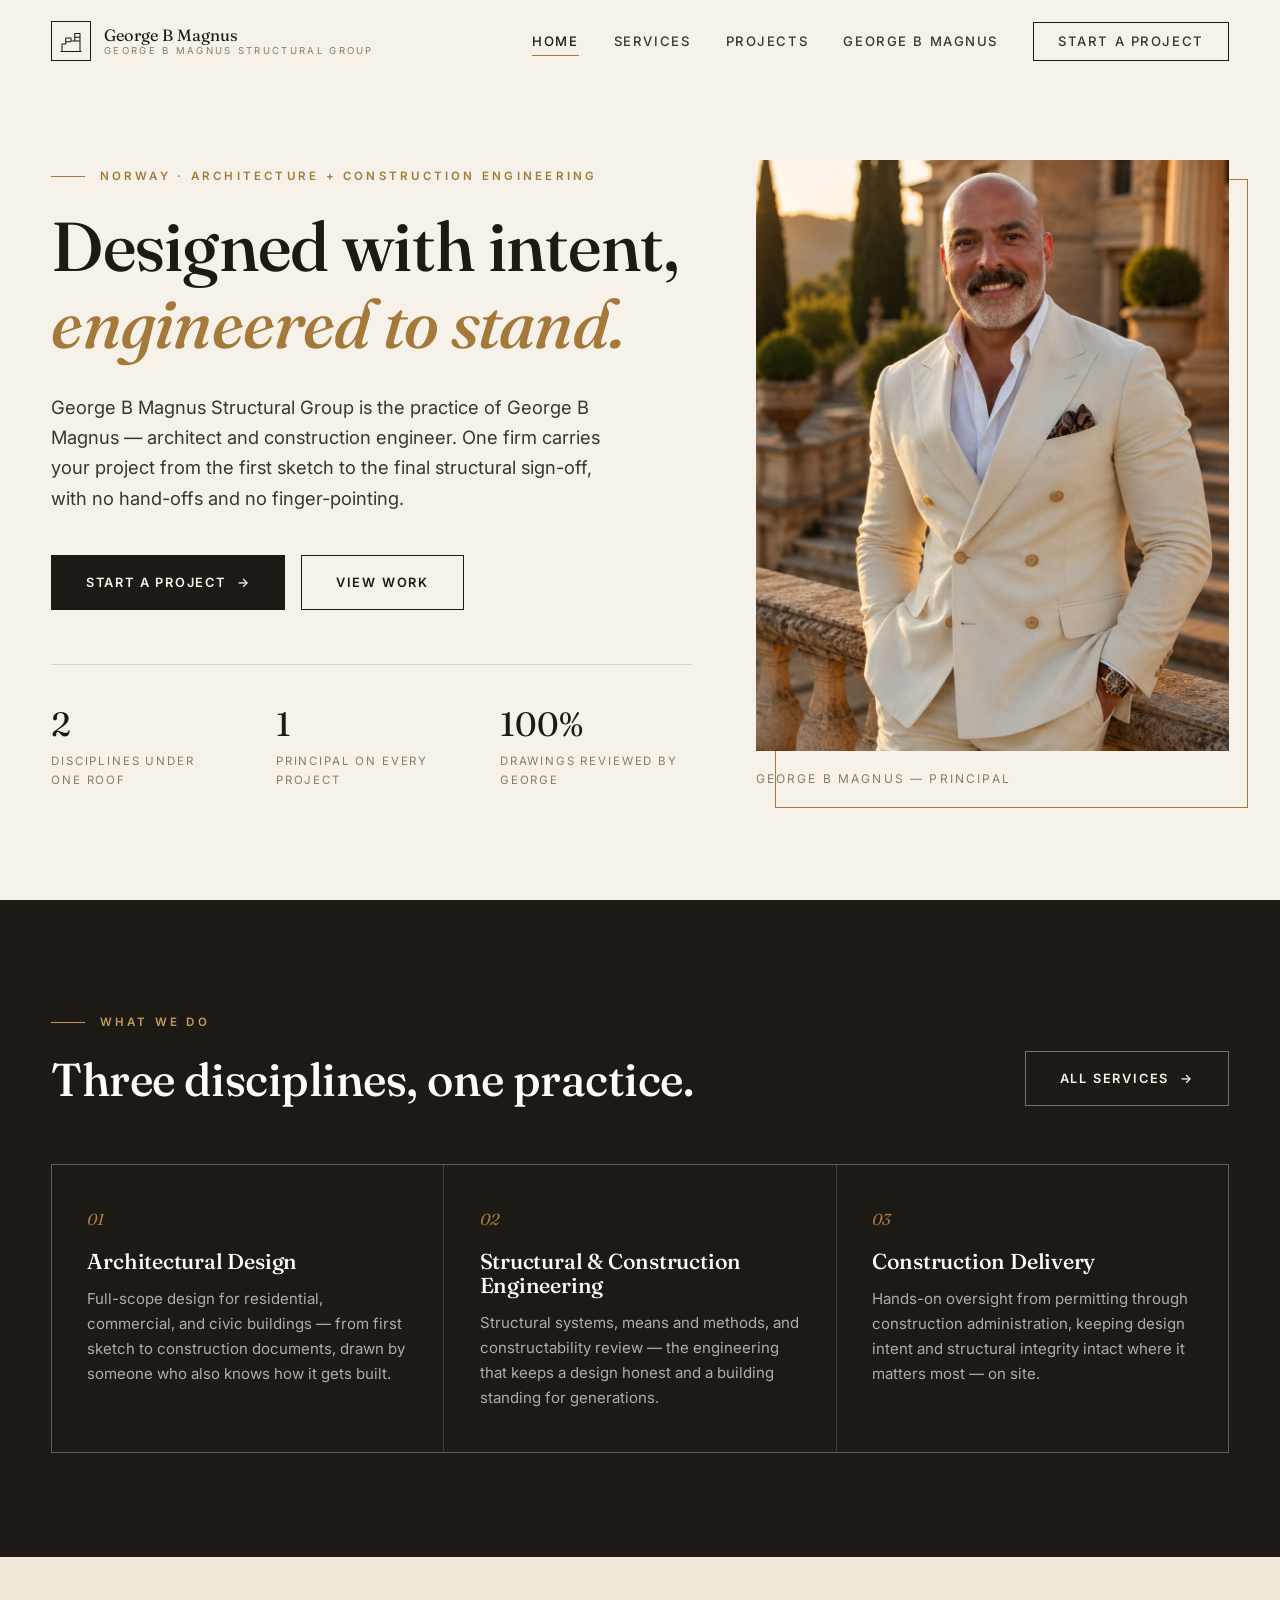
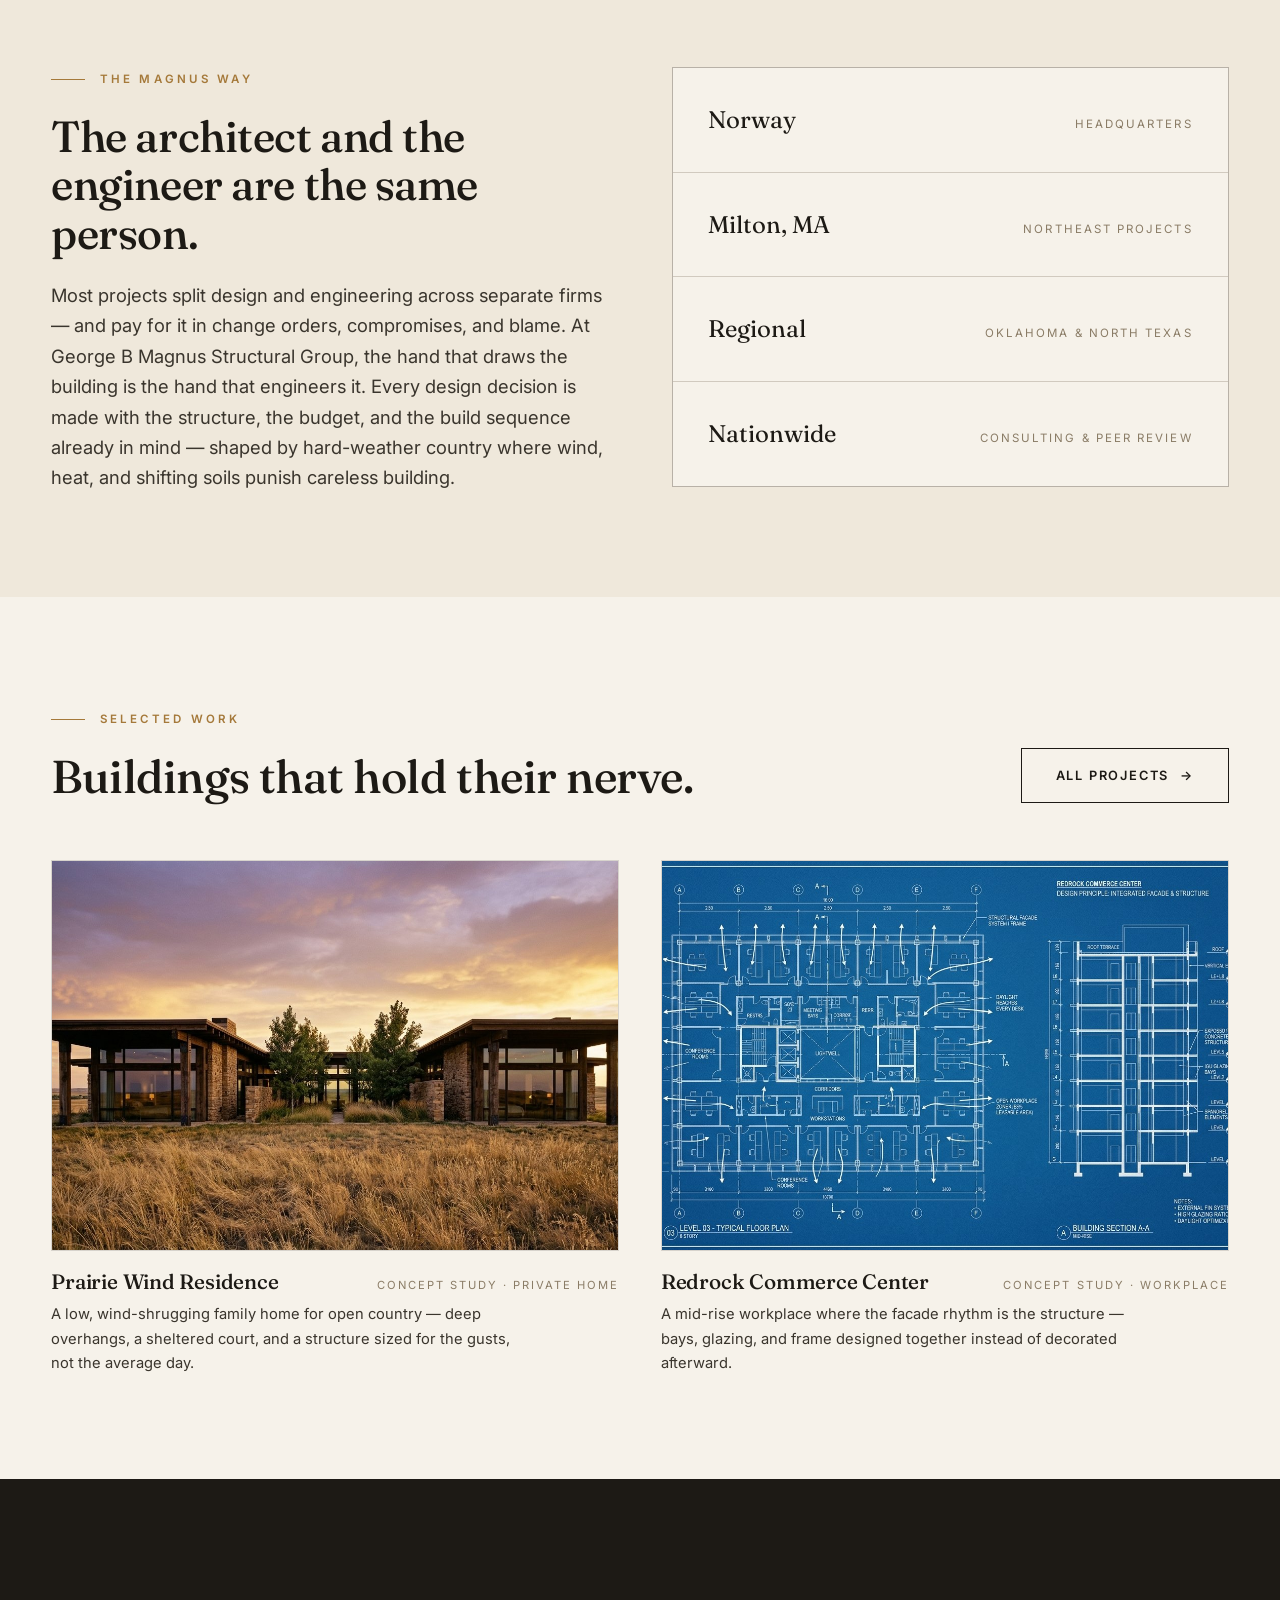
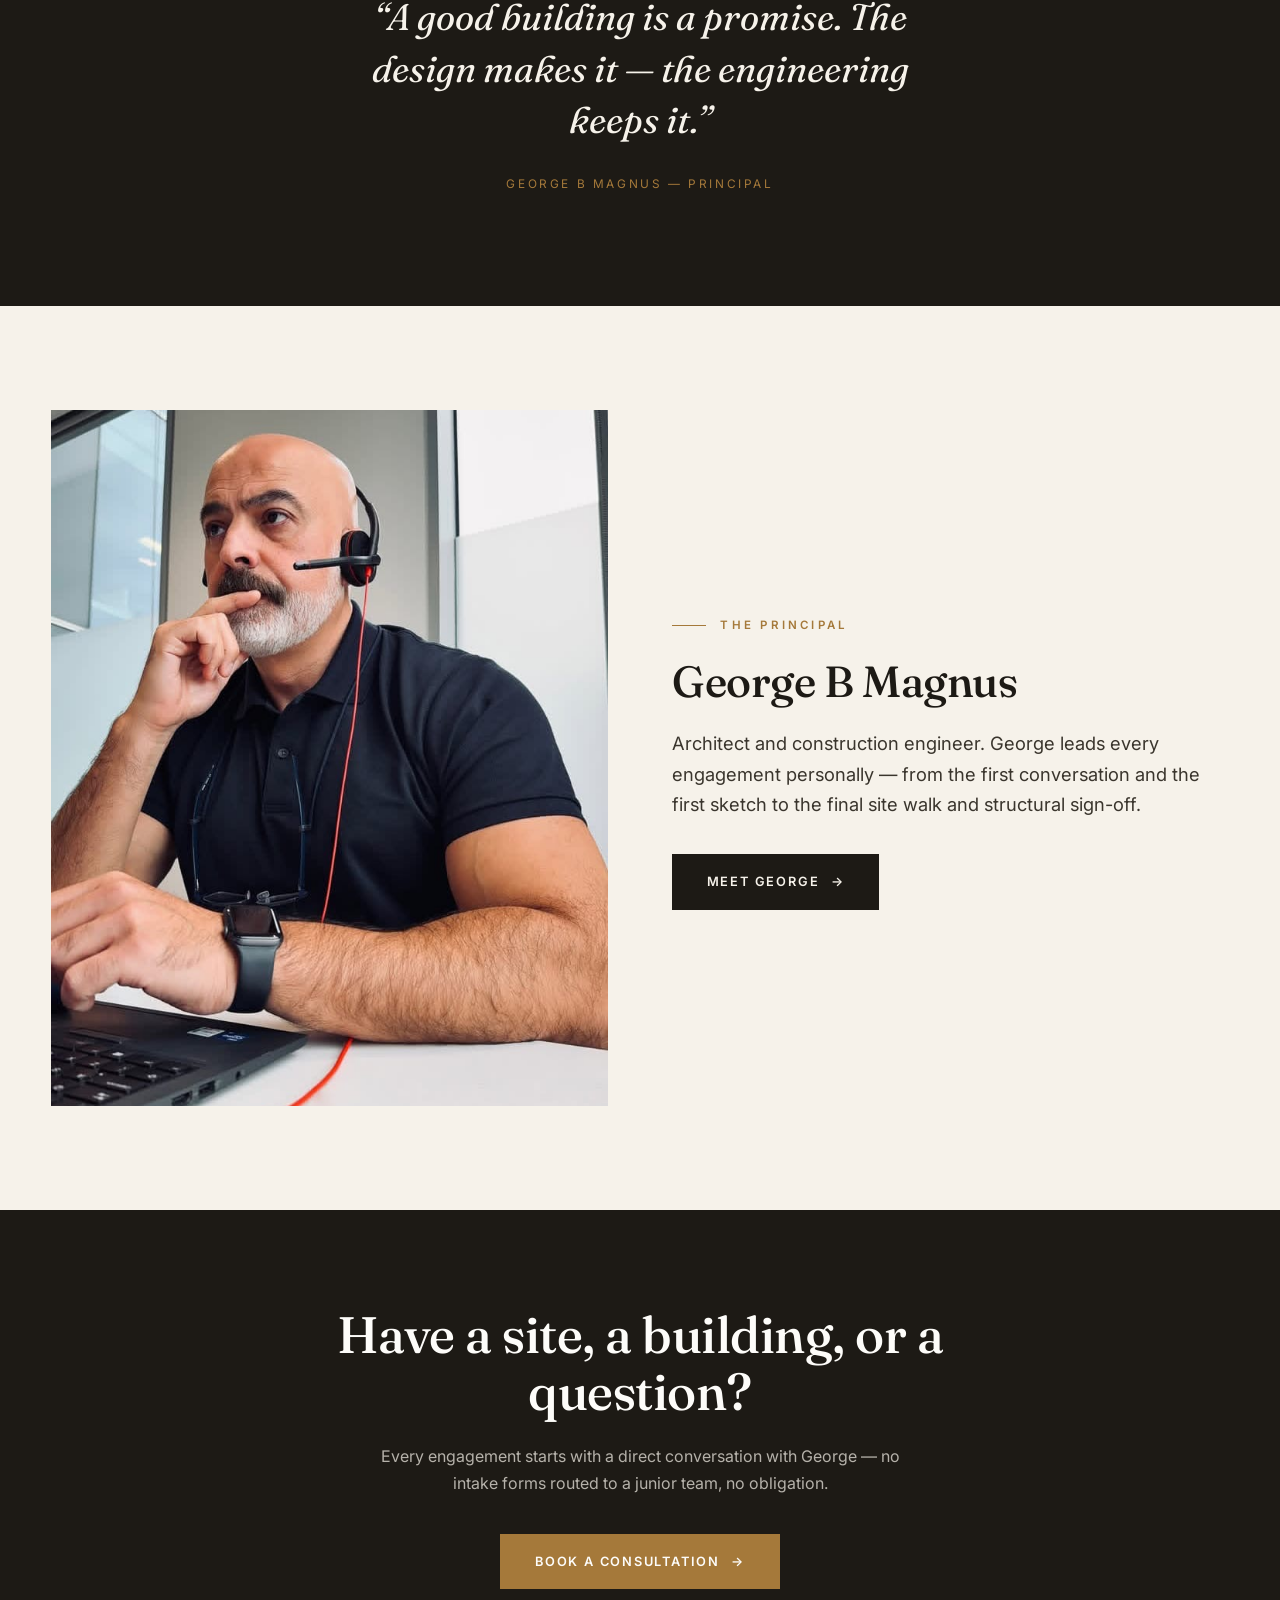
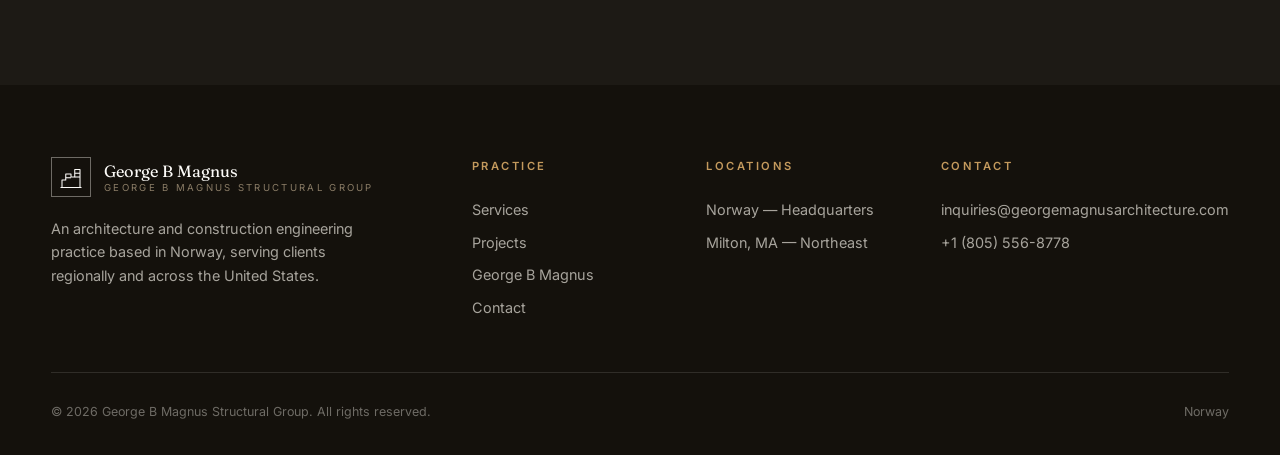
<file: index.html>
<!DOCTYPE html>
<html lang="en">
<head>
  <meta charset="UTF-8" />
  <meta name="viewport" content="width=device-width, initial-scale=1.0" />
  <title>George B Magnus Structural Group — Architecture &amp; Construction Engineering</title>
  <meta name="description" content="George B Magnus Structural Group is the practice of George B Magnus, architect and construction engineer — architectural design, structural engineering, and construction delivery from Lawton, Oklahoma." />
  <link rel="preconnect" href="https://fonts.googleapis.com" />
  <link rel="preconnect" href="https://fonts.gstatic.com" crossorigin />
  <link href="https://fonts.googleapis.com/css2?family=Fraunces:ital,wght@0,400;0,500;0,600;1,400;1,500&family=Inter:wght@400;500;600&display=swap" rel="stylesheet" />
  <link rel="stylesheet" href="css/style.css" />
  <link rel="icon" href="data:image/svg+xml,<svg xmlns='http://www.w3.org/2000/svg' viewBox='0 0 40 40'><rect width='40' height='40' fill='%231d1a15'/><g fill='none' stroke='%23f6f2ea' stroke-width='2.2' stroke-linejoin='round'><path d='M8 32 V22 H14 V14 H21 V19 H26 V9 H33 V32'/><line x1='6' y1='32' x2='34' y2='32'/></g></svg>" />
</head>
<body>

  <header class="site-header">
    <div class="container nav">
      <a href="index.html" class="brand">
        <span class="brand-mark"><svg viewBox="0 0 40 40" width="30" height="30" fill="none" stroke="currentColor" stroke-width="1.4" stroke-linejoin="round" aria-hidden="true"><path d="M8 34 V24 H13 V16 H20 V20 H25 V10 H32 V34"/><line x1="6" y1="34" x2="34" y2="34"/><line x1="25" y1="15" x2="32" y2="15"/><line x1="25" y1="20" x2="32" y2="20"/><line x1="13" y1="21" x2="20" y2="21"/></svg></span>
        <span class="brand-name"><span data-owner-name>George B Magnus</span><small>George B Magnus Structural Group</small></span>
      </a>
      <button class="nav-toggle" aria-label="Toggle navigation" aria-expanded="false">
        <span></span><span></span><span></span>
      </button>
      <ul class="nav-links">
        <li><a href="index.html" class="active">Home</a></li>
        <li><a href="services.html">Services</a></li>
        <li><a href="projects.html">Projects</a></li>
        <li><a href="george-magnus.html"><span data-owner-name>George B Magnus</span></a></li>
        <li><a href="contact.html" class="nav-cta">Start a Project</a></li>
      </ul>
    </div>
  </header>

  <main>

    <!-- Hero -->
    <section class="hero">
      <div class="container hero-grid">
        <div>
          <span class="eyebrow">Norway · Architecture + Construction Engineering</span>
          <h1>Designed with intent, <em>engineered to stand.</em></h1>
          <p class="lead">George B Magnus Structural Group is the practice of George B Magnus — architect and construction engineer. One firm carries your project from the first sketch to the final structural sign-off, with no hand-offs and no finger-pointing.</p>
          <div class="btn-row">
            <a class="btn" href="contact.html">Start a Project <span class="arrow">→</span></a>
            <a class="btn ghost" href="projects.html">View Work</a>
          </div>
          <div class="hero-stats">
            <div class="stat"><div class="num">2</div><div class="label">Disciplines Under One Roof</div></div>
            <div class="stat"><div class="num">1</div><div class="label">Principal on Every Project</div></div>
            <div class="stat"><div class="num">100%</div><div class="label">Drawings Reviewed by George</div></div>
          </div>
        </div>
        <figure class="hero-figure frame reveal">
          <!-- PLACEHOLDER PHOTO: stock/demo image. Replace with a client-provided photo of George B Magnus via the admin panel before launch. -->
          <img data-photo="portrait" src="assets/images/owner-portrait.jpeg" alt="Placeholder portrait — to be replaced with a photo of George B Magnus" />
          <figcaption class="hero-caption"><span data-owner-name>George B Magnus</span> — Principal</figcaption>
        </figure>
      </div>
    </section>

    <!-- Services overview -->
    <section class="dark">
      <div class="container">
        <div class="section-head reveal">
          <div>
            <span class="eyebrow">What We Do</span>
            <h2>Three disciplines, one practice.</h2>
          </div>
          <a class="btn ghost" href="services.html" style="border-color: rgba(246,242,234,0.4); color: var(--cream);">All Services <span class="arrow">→</span></a>
        </div>
        <div class="services-grid">
          <article class="service-card reveal">
            <span class="num">01</span>
            <h3>Architectural Design</h3>
            <p>Full-scope design for residential, commercial, and civic buildings — from first sketch to construction documents, drawn by someone who also knows how it gets built.</p>
          </article>
          <article class="service-card reveal">
            <span class="num">02</span>
            <h3>Structural &amp; Construction Engineering</h3>
            <p>Structural systems, means and methods, and constructability review — the engineering that keeps a design honest and a building standing for generations.</p>
          </article>
          <article class="service-card reveal">
            <span class="num">03</span>
            <h3>Construction Delivery</h3>
            <p>Hands-on oversight from permitting through construction administration, keeping design intent and structural integrity intact where it matters most — on site.</p>
          </article>
        </div>
      </div>
    </section>

    <!-- One firm, both disciplines -->
    <section class="heritage">
      <div class="container heritage-grid">
        <div class="reveal">
          <span class="eyebrow">The Magnus Way</span>
          <h2 style="font-size: clamp(2rem, 3.4vw, 2.8rem); margin-bottom: 1.4rem;">The architect and the engineer are the same person.</h2>
          <p class="lead" style="max-width: 54ch;">Most projects split design and engineering across separate firms — and pay for it in change orders, compromises, and blame. At George B Magnus Structural Group, the hand that draws the building is the hand that engineers it. Every design decision is made with the structure, the budget, and the build sequence already in mind — shaped by hard-weather country where wind, heat, and shifting soils punish careless building.</p>
        </div>
        <div class="heritage-cities reveal">
          <div class="city-card"><span class="city">Norway</span><span class="role">Headquarters</span></div>
          <div class="city-card"><span class="city">Milton, MA</span><span class="role">Northeast Projects</span></div>
          <div class="city-card"><span class="city">Regional</span><span class="role">Oklahoma &amp; North Texas</span></div>
          <div class="city-card"><span class="city">Nationwide</span><span class="role">Consulting &amp; Peer Review</span></div>
        </div>
      </div>
    </section>

    <!-- Featured projects -->
    <section>
      <div class="container">
        <div class="section-head reveal">
          <div>
            <span class="eyebrow">Selected Work</span>
            <h2>Buildings that hold their nerve.</h2>
          </div>
          <a class="btn ghost" href="projects.html">All Projects <span class="arrow">→</span></a>
        </div>
        <!-- PLACEHOLDER PROJECTS: illustrative concept cards for the demo. Replace with the client's real portfolio and photography before launch. -->
        <div class="projects-grid">
          <a class="project-card reveal" href="projects.html">
            <div class="project-art">
              <img src="assets/images/projects/prairie-wind-residence.jpg" alt="Concept visualization of the Prairie Wind Residence — a timber and stone home in open grassland at sunset" loading="lazy" />
            </div>
            <div class="project-meta"><h3>Prairie Wind Residence</h3><span class="tag">Concept Study · Private Home</span></div>
            <p class="project-desc">A low, wind-shrugging family home for open country — deep overhangs, a sheltered court, and a structure sized for the gusts, not the average day.</p>
          </a>
          <a class="project-card reveal" href="projects.html">
            <div class="project-art">
              <img src="assets/images/projects/redrock-commerce-center.jpg" alt="Architectural blueprint of the Redrock Commerce Center — typical floor plan and building section showing an integrated facade and structure with daylight optimization" loading="lazy" />
            </div>
            <div class="project-meta"><h3>Redrock Commerce Center</h3><span class="tag">Concept Study · Workplace</span></div>
            <p class="project-desc">A mid-rise workplace where the facade rhythm is the structure — bays, glazing, and frame designed together instead of decorated afterward.</p>
          </a>
        </div>
      </div>
    </section>

    <!-- Statement -->
    <section class="statement dark">
      <div class="container reveal">
        <blockquote>&ldquo;A good building is a promise. The design makes it — the engineering keeps it.&rdquo;</blockquote>
        <cite><span data-owner-name>George B Magnus</span> — Principal</cite>
      </div>
    </section>

    <!-- Founder teaser -->
    <section class="founder-teaser">
      <div class="container heritage-grid">
        <a href="george-magnus.html" class="reveal">
          <div class="founder-photo frame">
            <!-- PLACEHOLDER PHOTO: stock/demo image. Replace via the admin panel before launch. -->
            <img data-photo="consulting" src="assets/images/owner-consulting.jpeg" alt="Placeholder photo — to be replaced with a photo of George B Magnus at work" />
          </div>
        </a>
        <div class="reveal">
          <span class="eyebrow">The Principal</span>
          <h2 style="font-size: clamp(2rem, 3.4vw, 2.8rem); margin-bottom: 1.4rem;"><span data-owner-name>George B Magnus</span></h2>
          <p class="lead" style="max-width: 54ch;">Architect and construction engineer. George leads every engagement personally — from the first conversation and the first sketch to the final site walk and structural sign-off.</p>
          <div style="margin-top: 2.2rem;">
            <a class="btn" href="george-magnus.html">Meet George <span class="arrow">→</span></a>
          </div>
        </div>
      </div>
    </section>

    <!-- CTA -->
    <section class="cta-band">
      <div class="container reveal">
        <h2>Have a site, a building, or a question?</h2>
        <p>Every engagement starts with a direct conversation with George — no intake forms routed to a junior team, no obligation.</p>
        <a class="btn" href="contact.html">Book a Consultation <span class="arrow">→</span></a>
      </div>
    </section>

  </main>

  <footer class="site-footer">
    <div class="container">
      <div class="footer-grid">
        <div class="footer-about">
          <a href="index.html" class="brand">
            <span class="brand-mark"><svg viewBox="0 0 40 40" width="30" height="30" fill="none" stroke="currentColor" stroke-width="1.4" stroke-linejoin="round" aria-hidden="true"><path d="M8 34 V24 H13 V16 H20 V20 H25 V10 H32 V34"/><line x1="6" y1="34" x2="34" y2="34"/><line x1="25" y1="15" x2="32" y2="15"/><line x1="25" y1="20" x2="32" y2="20"/><line x1="13" y1="21" x2="20" y2="21"/></svg></span>
            <span class="brand-name"><span data-owner-name>George B Magnus</span><small>George B Magnus Structural Group</small></span>
          </a>
          <p>An architecture and construction engineering practice based in Norway, serving clients regionally and across the United States.</p>
        </div>
        <div>
          <h4>Practice</h4>
          <ul>
            <li><a href="services.html">Services</a></li>
            <li><a href="projects.html">Projects</a></li>
            <li><a href="george-magnus.html"><span data-owner-name>George B Magnus</span></a></li>
            <li><a href="contact.html">Contact</a></li>
          </ul>
        </div>
        <div>
          <h4>Locations</h4>
          <ul>
            <li>Norway — Headquarters</li>
            <li>Milton, MA — Northeast</li>
          </ul>
        </div>
        <div>
          <h4>Contact</h4>
          <ul>
            <!-- PLACEHOLDER EMAIL: replace with the client's real business email before launch. -->
            <li><a href="mailto:inquiries@georgemagnusarchitecture.com">inquiries@georgemagnusarchitecture.com</a></li>
            <li><a href="tel:+18055568778">+1 (805) 556-8778</a></li>
          </ul>
        </div>
      </div>
      <div class="footer-bottom">
        <span>© <span data-year></span> George B Magnus Structural Group. All rights reserved.</span>
        <span>Norway</span>
      </div>
    </div>
  </footer>

  <script src="js/config.js"></script>
  <script src="js/main.js"></script>
</body>
</html>
</file>
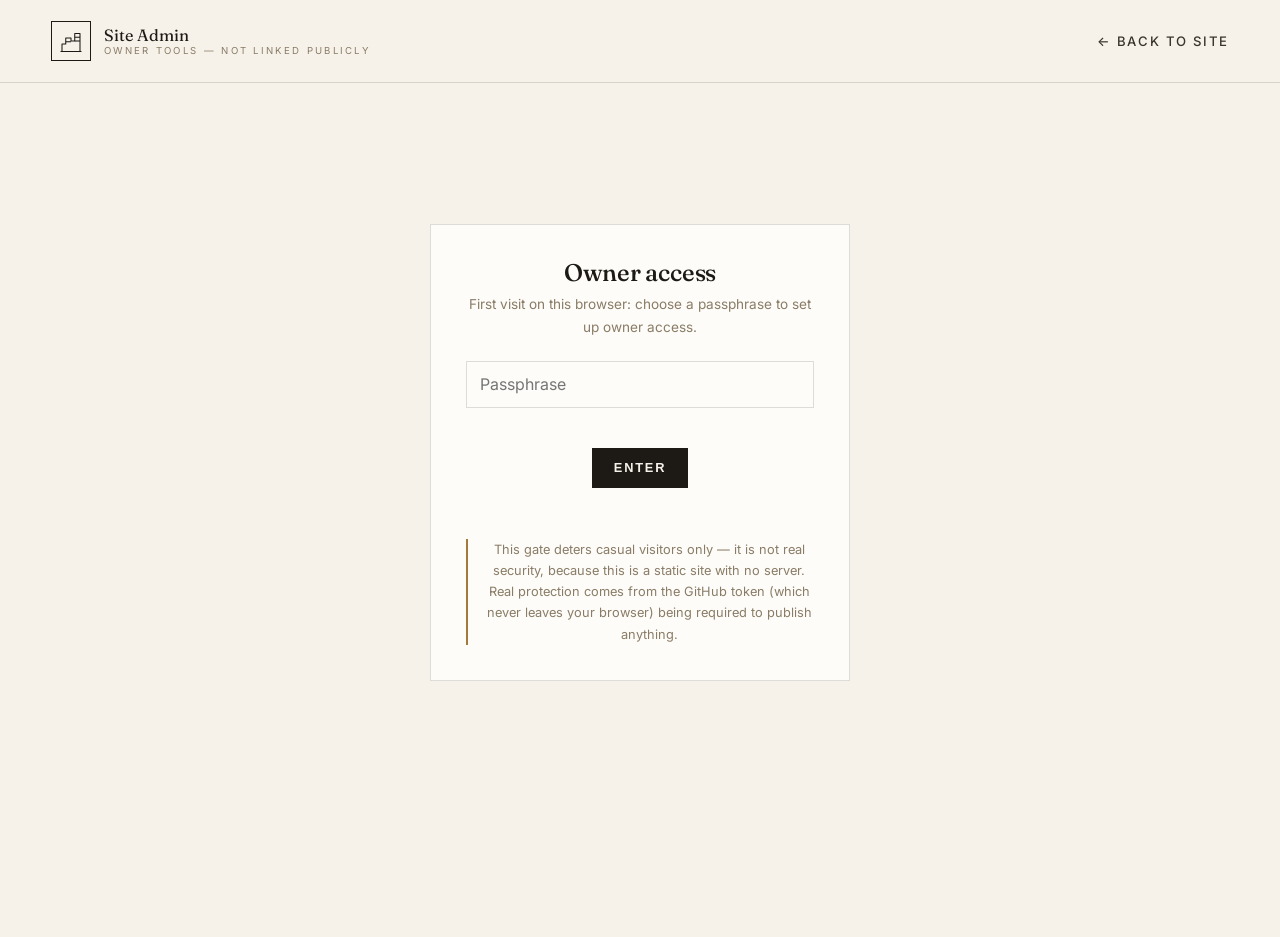
<file: admin.html>
<!DOCTYPE html>
<html lang="en">
<head>
  <meta charset="UTF-8" />
  <meta name="viewport" content="width=device-width, initial-scale=1.0" />
  <title>Site Admin — George B Magnus Structural Group</title>
  <meta name="robots" content="noindex, nofollow" />
  <link rel="preconnect" href="https://fonts.googleapis.com" />
  <link rel="preconnect" href="https://fonts.gstatic.com" crossorigin />
  <link href="https://fonts.googleapis.com/css2?family=Fraunces:ital,wght@0,400;0,500;0,600;1,400;1,500&family=Inter:wght@400;500;600&display=swap" rel="stylesheet" />
  <link rel="stylesheet" href="css/style.css" />
  <link rel="icon" href="data:image/svg+xml,<svg xmlns='http://www.w3.org/2000/svg' viewBox='0 0 40 40'><rect width='40' height='40' fill='%231d1a15'/><g fill='none' stroke='%23f6f2ea' stroke-width='2.2' stroke-linejoin='round'><path d='M8 32 V22 H14 V14 H21 V19 H26 V9 H33 V32'/><line x1='6' y1='32' x2='34' y2='32'/></g></svg>" />
  <style>
    body { padding-top: 6rem; }
    .admin-wrap { width: min(880px, 92%); margin: 0 auto; padding-bottom: 6rem; }
    .admin-card {
      background: var(--white);
      border: 1px solid var(--line);
      padding: 2.2rem;
      margin-bottom: 2rem;
    }
    .admin-card h2 { font-size: 1.5rem; margin-bottom: 0.4rem; }
    .admin-card .hint { font-size: 0.85rem; color: var(--stone); margin-bottom: 1.4rem; }
    .photo-slots { display: grid; grid-template-columns: 1fr 1fr; gap: 1.6rem; }
    .photo-slot { border: 1px solid var(--line); padding: 1rem; }
    .photo-slot img { width: 100%; aspect-ratio: 4/5; object-fit: cover; object-position: top; margin-bottom: 0.8rem; background: var(--cream-deep); }
    .photo-slot .slot-label { font-size: 0.72rem; letter-spacing: 0.16em; text-transform: uppercase; color: var(--stone); display: block; margin-bottom: 0.6rem; }
    .photo-slot input[type="file"] { font-size: 0.82rem; width: 100%; border: none; }
    .status { font-size: 0.85rem; margin-top: 1rem; min-height: 1.2em; }
    .status.ok { color: #2e6b3f; }
    .status.err { color: #a33a2a; }
    .chat-log {
      border: 1px solid var(--line);
      background: var(--cream);
      padding: 1.2rem;
      height: 260px;
      overflow-y: auto;
      margin-bottom: 1rem;
      font-size: 0.92rem;
    }
    .chat-log .msg { margin-bottom: 0.9rem; }
    .chat-log .msg .who { font-size: 0.68rem; letter-spacing: 0.16em; text-transform: uppercase; color: var(--bronze); display: block; }
    .chat-row { display: flex; gap: 0.8rem; }
    .chat-row input { flex: 1; border: 1px solid var(--line); padding: 0.7rem 0.9rem; }
    .btn.small { padding: 0.7rem 1.3rem; }
    .danger-note {
      font-size: 0.8rem;
      color: var(--stone);
      border-left: 2px solid var(--bronze);
      padding-left: 1rem;
      margin-top: 1.2rem;
    }
    #gate { max-width: 420px; margin: 8rem auto; text-align: center; }
    #panel { display: none; }
    .row-2 { display: grid; grid-template-columns: 1fr 1fr; gap: 1.5rem; }
    @media (max-width: 720px) { .photo-slots, .row-2 { grid-template-columns: 1fr; } }
  </style>
</head>
<body>

  <header class="site-header scrolled">
    <div class="container nav">
      <a href="index.html" class="brand">
        <span class="brand-mark"><svg viewBox="0 0 40 40" width="30" height="30" fill="none" stroke="currentColor" stroke-width="1.4" stroke-linejoin="round" aria-hidden="true"><path d="M8 34 V24 H13 V16 H20 V20 H25 V10 H32 V34"/><line x1="6" y1="34" x2="34" y2="34"/><line x1="25" y1="15" x2="32" y2="15"/><line x1="25" y1="20" x2="32" y2="20"/><line x1="13" y1="21" x2="20" y2="21"/></svg></span>
        <span class="brand-name">Site Admin<small>Owner tools — not linked publicly</small></span>
      </a>
      <ul class="nav-links" style="position: static; transform: none; flex-direction: row; background: none;">
        <li><a href="index.html">← Back to Site</a></li>
      </ul>
    </div>
  </header>

  <!-- Passphrase gate -->
  <div id="gate" class="admin-wrap">
    <div class="admin-card">
      <h2 class="serif">Owner access</h2>
      <p class="hint" id="gate-hint">Enter your admin passphrase.</p>
      <form id="gate-form">
        <div class="field">
          <input type="password" id="gate-pass" placeholder="Passphrase" autocomplete="current-password" style="border:1px solid var(--line); padding: 0.8rem;" />
        </div>
        <button class="btn small" type="submit" style="margin-top: 1rem;">Enter</button>
        <p class="status err" id="gate-status"></p>
      </form>
      <p class="danger-note">This gate deters casual visitors only — it is not real security, because this is a static site with no server. Real protection comes from the GitHub token (which never leaves your browser) being required to publish anything.</p>
    </div>
  </div>

  <!-- Admin panel -->
  <main id="panel" class="admin-wrap">

    <section class="admin-card">
      <span class="eyebrow">Identity</span>
      <h2>Owner name</h2>
      <p class="hint">Changes the name everywhere it appears across the site — header, navigation, headings, quotes, and footer.</p>
      <div class="field">
        <label for="owner-name">Display name</label>
        <input type="text" id="owner-name" placeholder="George B Magnus" />
      </div>
    </section>

    <section class="admin-card">
      <span class="eyebrow">Photography</span>
      <h2>Owner photos</h2>
      <p class="hint">These photos appear on the Home page and the owner's page. Upload a replacement to change them everywhere at once.</p>
      <div class="photo-slots">
        <div class="photo-slot">
          <span class="slot-label">Portrait — hero &amp; owner page</span>
          <img id="preview-portrait" src="assets/images/owner-portrait.jpeg" alt="Portrait preview" />
          <input type="file" id="file-portrait" accept="image/jpeg,image/png,image/webp" />
        </div>
        <div class="photo-slot">
          <span class="slot-label">Consulting — home teaser &amp; owner page</span>
          <img id="preview-consulting" src="assets/images/owner-consulting.jpeg" alt="Consulting photo preview" />
          <input type="file" id="file-consulting" accept="image/jpeg,image/png,image/webp" />
        </div>
      </div>
    </section>

    <section class="admin-card">
      <span class="eyebrow">AI Assistant</span>
      <h2>ChatGPT assistant</h2>
      <p class="hint">Type an instruction in plain English — e.g. <em>"change my name to George B Magnus"</em> — and the assistant will stage the change for you. Uses your own OpenAI API key, sent directly from your browser to OpenAI.</p>
      <div class="row-2">
        <div class="field">
          <label for="openai-key">OpenAI API key</label>
          <input type="password" id="openai-key" placeholder="sk-..." autocomplete="off" />
        </div>
        <div class="field">
          <label for="openai-model">Model</label>
          <input type="text" id="openai-model" value="gpt-4o-mini" />
        </div>
      </div>
      <div class="chat-log" id="chat-log">
        <div class="msg"><span class="who">Assistant</span>Hello! Tell me what you'd like to change — for example "change my name to …". I can also answer questions about how this admin page works.</div>
      </div>
      <div class="chat-row">
        <input type="text" id="chat-input" placeholder="Type an instruction…" />
        <button class="btn small" id="chat-send" type="button">Send</button>
      </div>
      <p class="danger-note">Your API key is kept in this browser's local storage only. Never paste it into the site's code or commit it to GitHub.</p>
    </section>

    <section class="admin-card">
      <span class="eyebrow">Save &amp; Publish</span>
      <h2>Apply your changes</h2>
      <p class="hint"><strong>Preview</strong> applies changes in this browser only, so you can check the site first. <strong>Publish</strong> commits them to GitHub so the live site updates for everyone.</p>
      <div class="row-2">
        <div class="field">
          <label for="gh-repo">GitHub repository</label>
          <input type="text" id="gh-repo" value="ojibaroland/Architecturalsite" />
        </div>
        <div class="field">
          <label for="gh-branch">Branch</label>
          <input type="text" id="gh-branch" value="main" />
        </div>
      </div>
      <div class="field">
        <label for="gh-token">GitHub token (fine-grained, Contents: read &amp; write on this repo)</label>
        <input type="password" id="gh-token" placeholder="github_pat_…" autocomplete="off" />
      </div>
      <div class="btn-row" style="margin-top: 1.4rem;">
        <button class="btn ghost small" id="btn-preview" type="button">Preview in this Browser</button>
        <button class="btn small" id="btn-publish" type="button">Publish to Live Site <span class="arrow">→</span></button>
        <button class="btn ghost small" id="btn-discard" type="button">Discard Draft</button>
      </div>
      <p class="status" id="publish-status"></p>
      <p class="danger-note">Create the token at GitHub → Settings → Developer settings → Fine-grained tokens. Give it access to <em>only</em> this repository with <em>Contents: Read and write</em> permission, and set an expiry. It is stored in this browser's local storage only.</p>
    </section>

  </main>

  <script src="js/admin.js"></script>
</body>
</html>
</file>
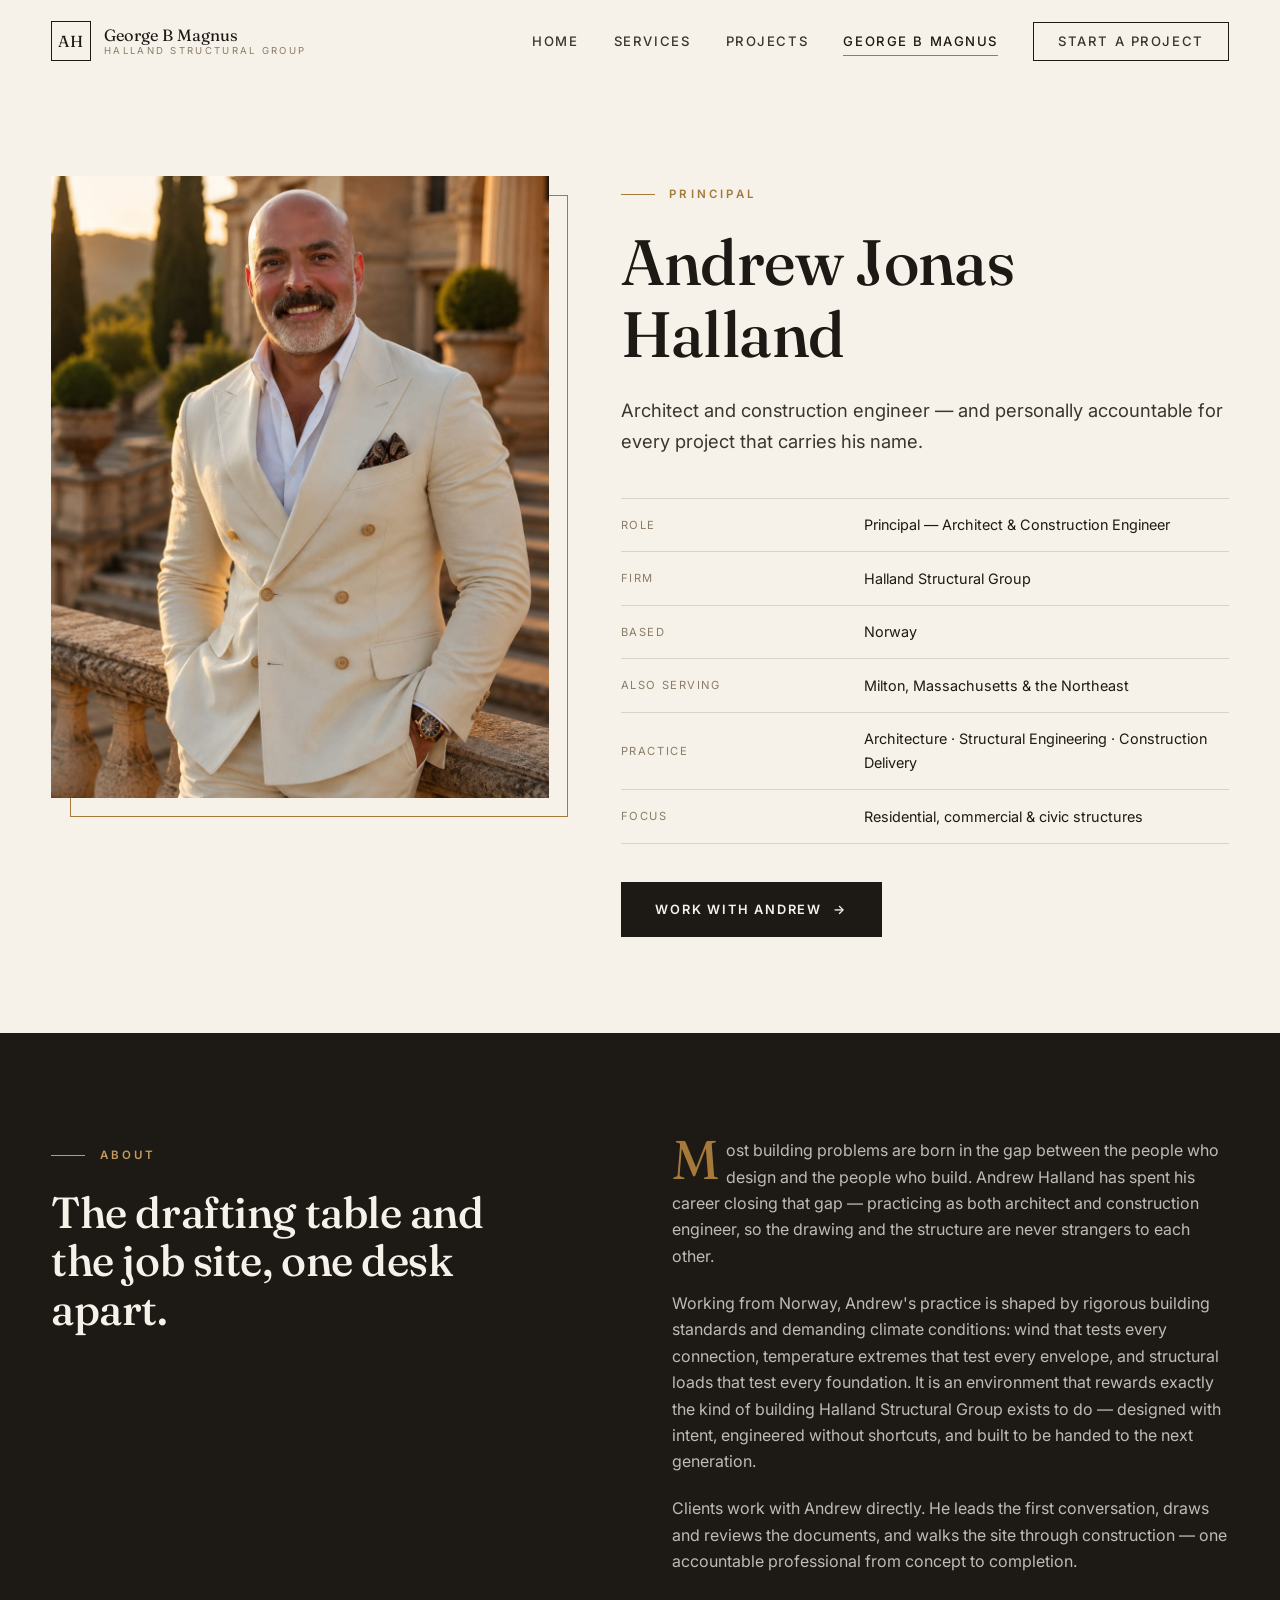
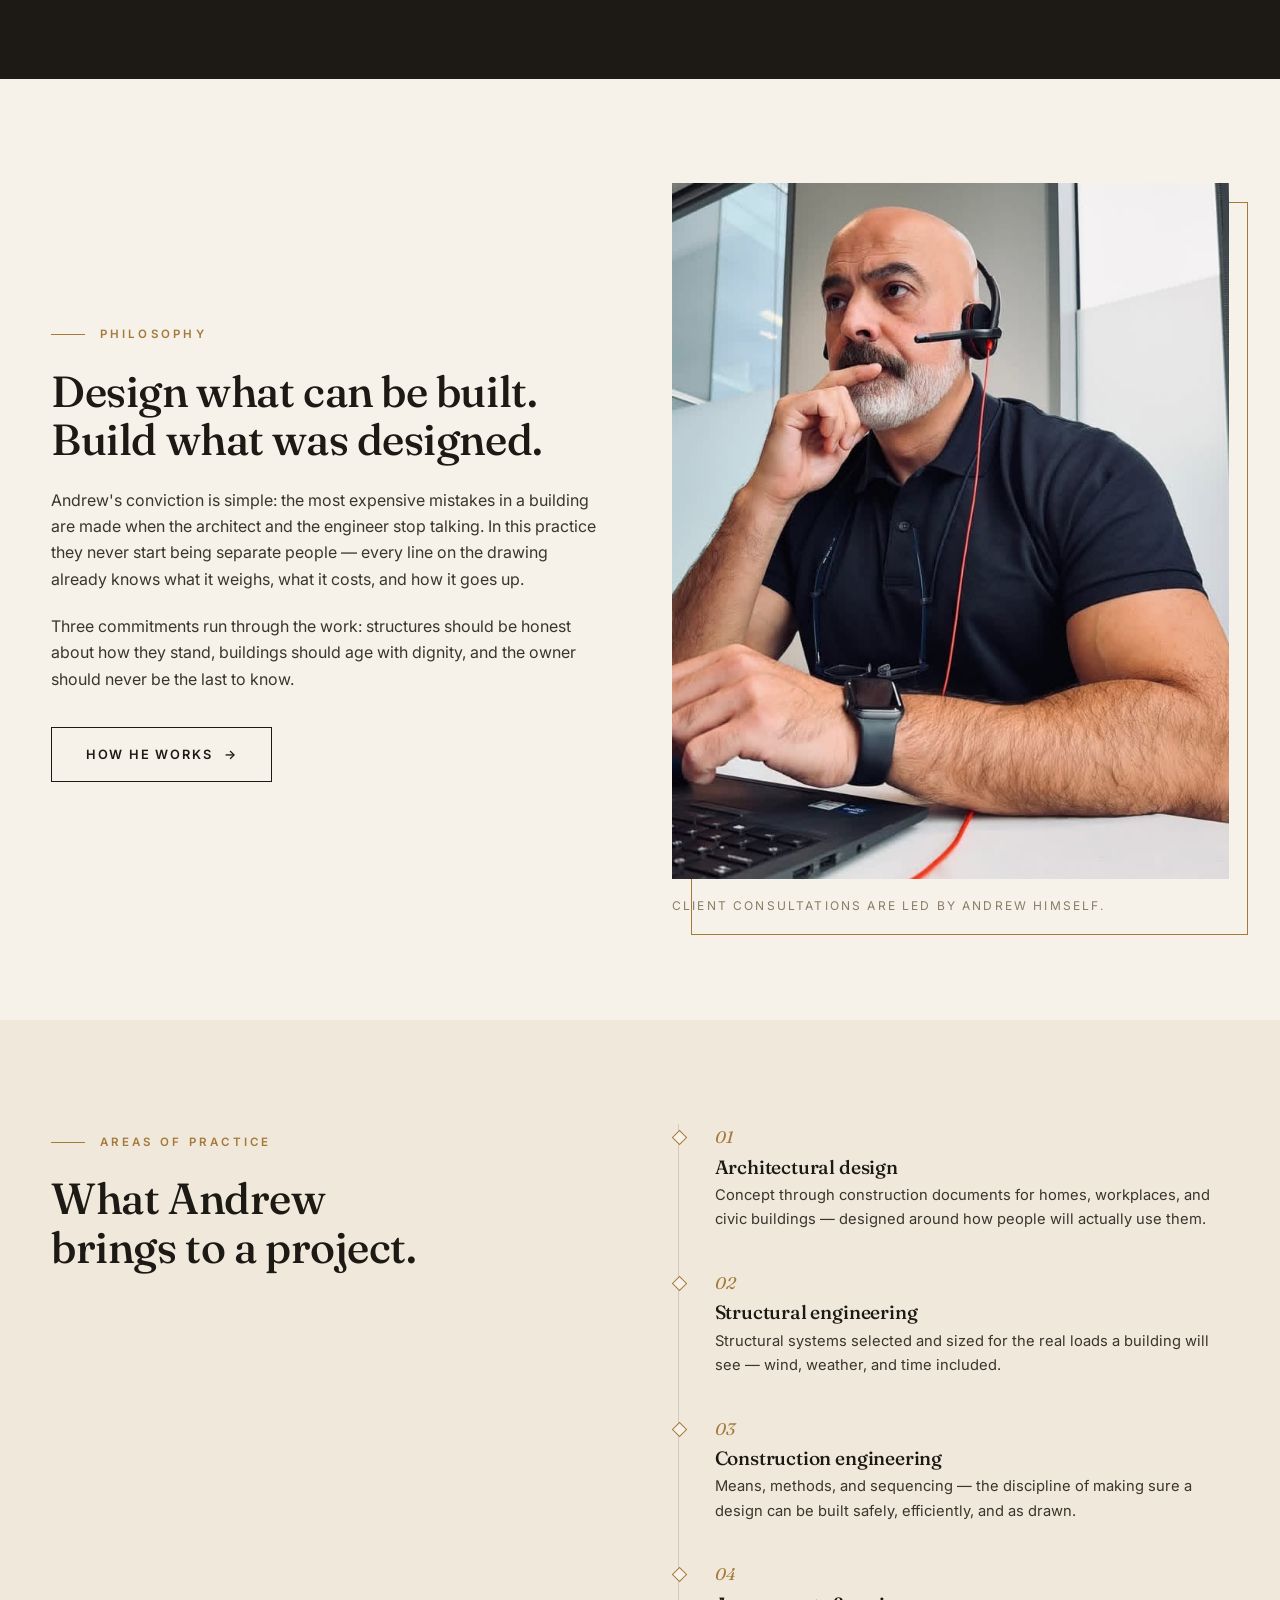
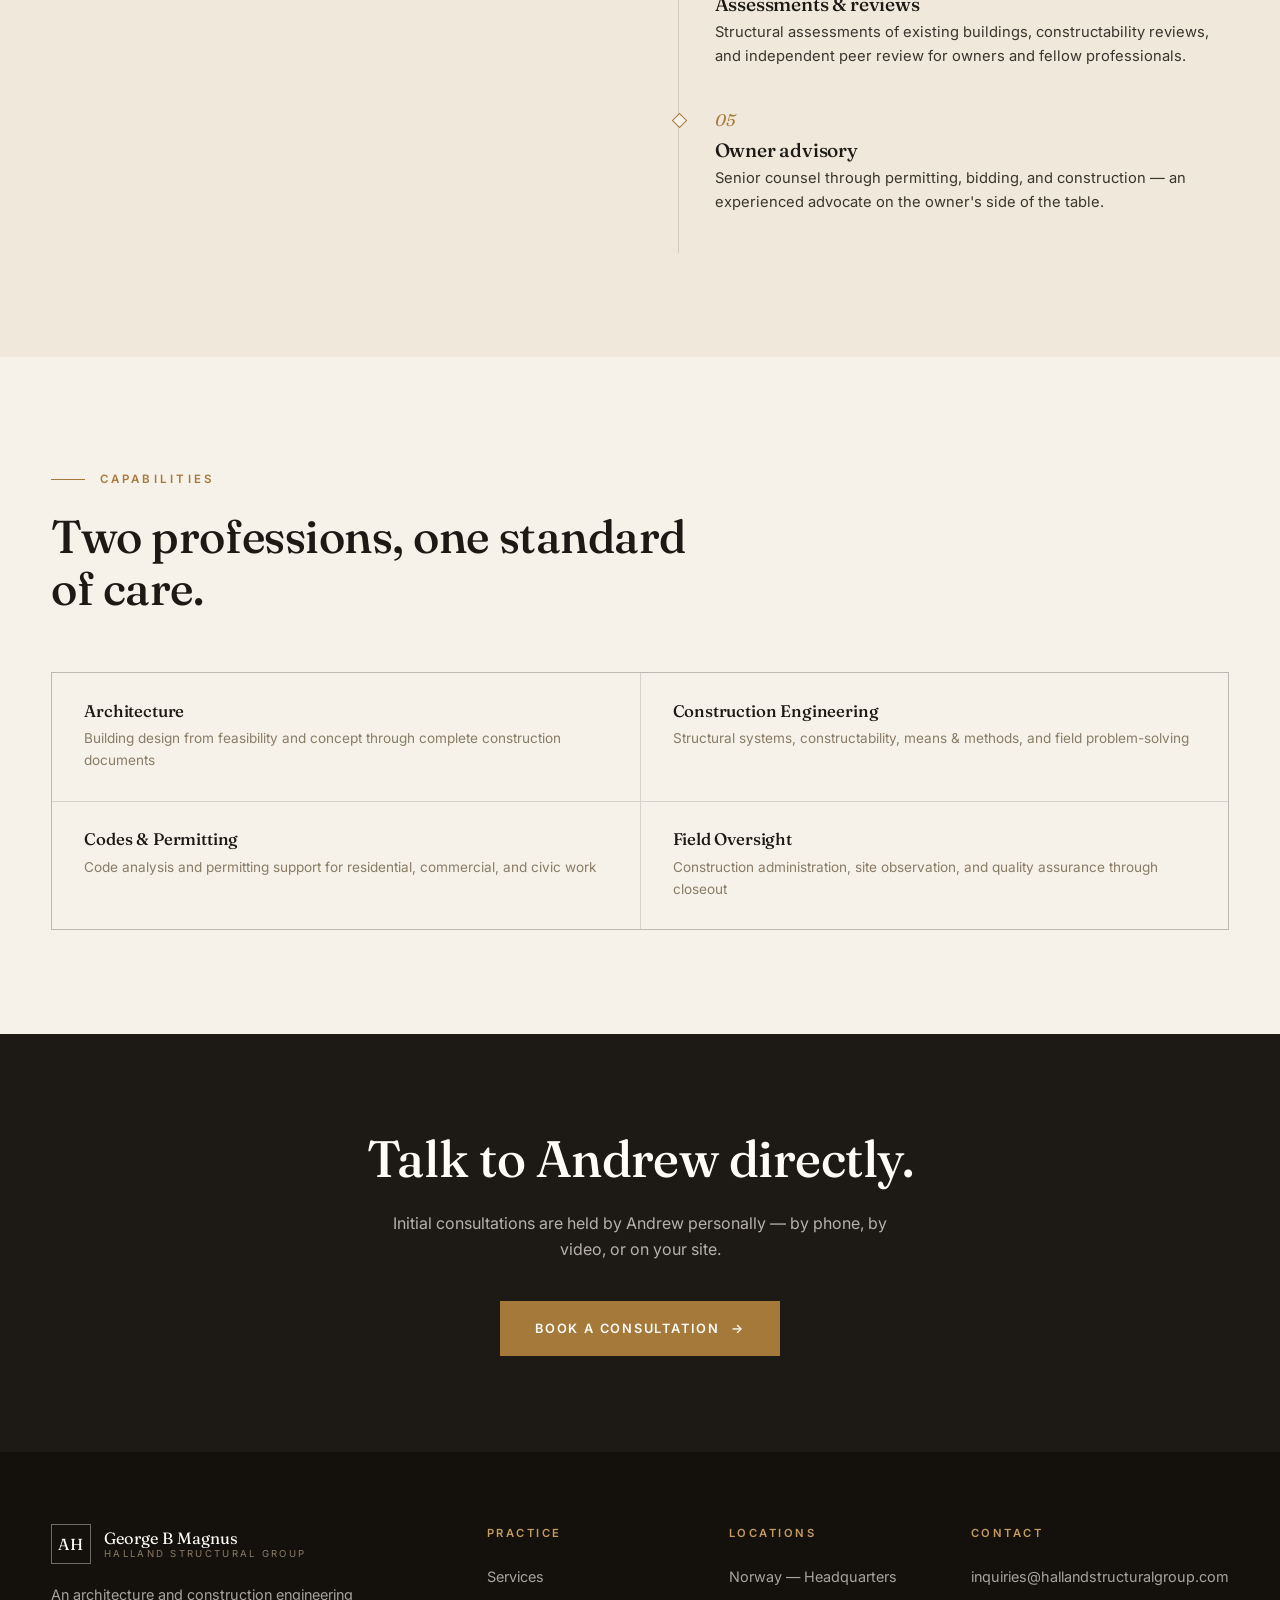
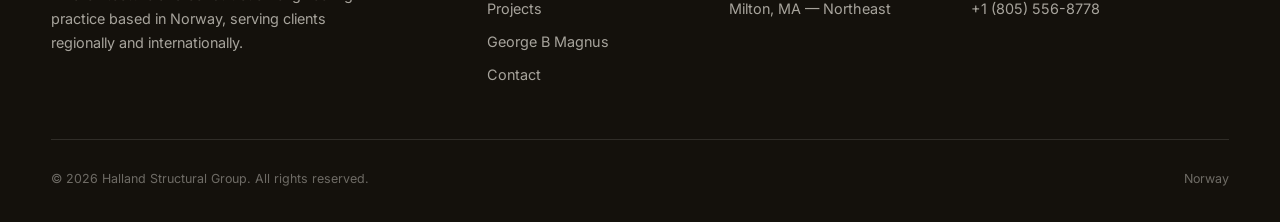
<file: andrew-halland.html>
<!DOCTYPE html>
<html lang="en">
<head>
  <meta charset="UTF-8" />
  <meta name="viewport" content="width=device-width, initial-scale=1.0" />
  <title>Andrew Halland — Principal | Halland Structural Group</title>
  <meta name="description" content="Meet Andrew Jonas Halland — architect and construction engineer, principal of Halland Structural Group in Norway." />
  <link rel="preconnect" href="https://fonts.googleapis.com" />
  <link rel="preconnect" href="https://fonts.gstatic.com" crossorigin />
  <link href="https://fonts.googleapis.com/css2?family=Fraunces:ital,wght@0,400;0,500;0,600;1,400;1,500&family=Inter:wght@400;500;600&display=swap" rel="stylesheet" />
  <link rel="stylesheet" href="css/style.css" />
  <link rel="icon" href="data:image/svg+xml,<svg xmlns='http://www.w3.org/2000/svg' viewBox='0 0 100 100'><rect width='100' height='100' fill='%231d1a15'/><text x='50' y='68' font-size='52' text-anchor='middle' fill='%23f6f2ea' font-family='Georgia'>AH</text></svg>" />
</head>
<body>

  <header class="site-header">
    <div class="container nav">
      <a href="index.html" class="brand">
        <span class="brand-mark">AH</span>
        <span class="brand-name"><span data-owner-name>Andrew Halland</span><small>Halland Structural Group</small></span>
      </a>
      <button class="nav-toggle" aria-label="Toggle navigation" aria-expanded="false">
        <span></span><span></span><span></span>
      </button>
      <ul class="nav-links">
        <li><a href="index.html">Home</a></li>
        <li><a href="services.html">Services</a></li>
        <li><a href="projects.html">Projects</a></li>
        <li><a href="andrew-halland.html" class="active"><span data-owner-name>Andrew Halland</span></a></li>
        <li><a href="contact.html" class="nav-cta">Start a Project</a></li>
      </ul>
    </div>
  </header>

  <main>

    <!-- Principal hero -->
    <section class="page-hero" style="padding-bottom: 6rem;">
      <div class="container founder-hero-grid">
        <figure class="frame reveal">
          <!-- PLACEHOLDER PHOTO: stock/demo image. Replace with a client-provided photo of Andrew Halland via the admin panel before launch. -->
          <img data-photo="portrait" src="assets/images/owner-portrait.jpeg" alt="Placeholder portrait — to be replaced with a photo of Andrew Halland" style="aspect-ratio: 4/5; object-fit: cover; object-position: top; width: 100%;" />
        </figure>
        <div class="reveal">
          <span class="eyebrow">Principal</span>
          <h1>Andrew Jonas Halland</h1>
          <p class="lead" style="max-width: 56ch;">Architect and construction engineer — and personally accountable for every project that carries his name.</p>
          <dl class="founder-facts">
            <div><dt>Role</dt><dd>Principal — Architect &amp; Construction Engineer</dd></div>
            <div><dt>Firm</dt><dd>Halland Structural Group</dd></div>
            <div><dt>Based</dt><dd>Norway</dd></div>
            <div><dt>Also serving</dt><dd>Milton, Massachusetts &amp; the Northeast</dd></div>
            <div><dt>Practice</dt><dd>Architecture · Structural Engineering · Construction Delivery</dd></div>
            <div><dt>Focus</dt><dd>Residential, commercial &amp; civic structures</dd></div>
          </dl>
          <div style="margin-top: 2.4rem;">
            <a class="btn" href="contact.html">Work with Andrew <span class="arrow">→</span></a>
          </div>
        </div>
      </div>
    </section>

    <!-- Biography -->
    <section class="dark">
      <div class="container heritage-grid" style="align-items: start;">
        <div class="reveal">
          <span class="eyebrow">About</span>
          <h2 style="font-size: clamp(2rem, 3.4vw, 2.8rem); max-width: 16ch;">The drafting table and the job site, one desk apart.</h2>
        </div>
        <!-- PLACEHOLDER BIOGRAPHY: demo copy describing the practice in general terms.
             Replace with Andrew Halland's own approved biography — education, career
             history, and licensure — before launch. Do not publish credentials or
             personal details the client has not provided and approved. -->
        <div class="prose reveal" style="color: rgba(246,242,234,0.75);">
          <p class="drop" style="color: rgba(246,242,234,0.75);">Most building problems are born in the gap between the people who design and the people who build. Andrew Halland has spent his career closing that gap — practicing as both architect and construction engineer, so the drawing and the structure are never strangers to each other.</p>
          <p style="color: rgba(246,242,234,0.75);">Working from Norway, Andrew's practice is shaped by rigorous building standards and demanding climate conditions: wind that tests every connection, temperature extremes that test every envelope, and structural loads that test every foundation. It is an environment that rewards exactly the kind of building Halland Structural Group exists to do — designed with intent, engineered without shortcuts, and built to be handed to the next generation.</p>
          <p style="color: rgba(246,242,234,0.75);">Clients work with Andrew directly. He leads the first conversation, draws and reviews the documents, and walks the site through construction — one accountable professional from concept to completion.</p>
        </div>
      </div>
    </section>

    <!-- Working portrait + philosophy -->
    <section>
      <div class="container heritage-grid">
        <div class="reveal">
          <span class="eyebrow">Philosophy</span>
          <h2 style="font-size: clamp(2rem, 3.4vw, 2.8rem); margin-bottom: 1.4rem;">Design what can be built. Build what was designed.</h2>
          <div class="prose">
            <p>Andrew's conviction is simple: the most expensive mistakes in a building are made when the architect and the engineer stop talking. In this practice they never start being separate people — every line on the drawing already knows what it weighs, what it costs, and how it goes up.</p>
            <p>Three commitments run through the work: structures should be honest about how they stand, buildings should age with dignity, and the owner should never be the last to know.</p>
          </div>
          <div style="margin-top: 2.2rem;">
            <a class="btn ghost" href="services.html">How He Works <span class="arrow">→</span></a>
          </div>
        </div>
        <figure class="frame reveal">
          <!-- PLACEHOLDER PHOTO: stock/demo image. Replace via the admin panel before launch. -->
          <img data-photo="consulting" src="assets/images/owner-consulting.jpeg" alt="Placeholder photo — to be replaced with a photo of Andrew Halland at work" style="width: 100%; aspect-ratio: 4/5; object-fit: cover; object-position: top;" />
          <figcaption class="hero-caption">Client consultations are led by Andrew himself.</figcaption>
        </figure>
      </div>
    </section>

    <!-- Areas of practice -->
    <section class="heritage">
      <div class="container heritage-grid" style="align-items: start;">
        <div class="reveal">
          <span class="eyebrow">Areas of Practice</span>
          <h2 style="font-size: clamp(2rem, 3.4vw, 2.8rem); max-width: 14ch;">What Andrew brings to a project.</h2>
        </div>
        <ol class="timeline reveal">
          <li>
            <span class="year">01</span>
            <h3>Architectural design</h3>
            <p>Concept through construction documents for homes, workplaces, and civic buildings — designed around how people will actually use them.</p>
          </li>
          <li>
            <span class="year">02</span>
            <h3>Structural engineering</h3>
            <p>Structural systems selected and sized for the real loads a building will see — wind, weather, and time included.</p>
          </li>
          <li>
            <span class="year">03</span>
            <h3>Construction engineering</h3>
            <p>Means, methods, and sequencing — the discipline of making sure a design can be built safely, efficiently, and as drawn.</p>
          </li>
          <li>
            <span class="year">04</span>
            <h3>Assessments &amp; reviews</h3>
            <p>Structural assessments of existing buildings, constructability reviews, and independent peer review for owners and fellow professionals.</p>
          </li>
          <li>
            <span class="year">05</span>
            <h3>Owner advisory</h3>
            <p>Senior counsel through permitting, bidding, and construction — an experienced advocate on the owner's side of the table.</p>
          </li>
        </ol>
      </div>
    </section>

    <!-- Capabilities -->
    <section>
      <div class="container">
        <div class="section-head reveal">
          <div>
            <span class="eyebrow">Capabilities</span>
            <h2>Two professions, one standard of care.</h2>
          </div>
        </div>
        <!-- PLACEHOLDER: add Andrew Halland's actual licensure, registrations, and
             affiliations here once provided and verified by the client. -->
        <div class="creds-grid reveal">
          <div class="cred"><h3>Architecture</h3><p>Building design from feasibility and concept through complete construction documents</p></div>
          <div class="cred"><h3>Construction Engineering</h3><p>Structural systems, constructability, means &amp; methods, and field problem-solving</p></div>
          <div class="cred"><h3>Codes &amp; Permitting</h3><p>Code analysis and permitting support for residential, commercial, and civic work</p></div>
          <div class="cred"><h3>Field Oversight</h3><p>Construction administration, site observation, and quality assurance through closeout</p></div>
        </div>
      </div>
    </section>

    <!-- CTA -->
    <section class="cta-band">
      <div class="container reveal">
        <h2>Talk to Andrew directly.</h2>
        <p>Initial consultations are held by Andrew personally — by phone, by video, or on your site.</p>
        <a class="btn" href="contact.html">Book a Consultation <span class="arrow">→</span></a>
      </div>
    </section>

  </main>

  <footer class="site-footer">
    <div class="container">
      <div class="footer-grid">
        <div class="footer-about">
          <a href="index.html" class="brand">
            <span class="brand-mark">AH</span>
            <span class="brand-name"><span data-owner-name>Andrew Halland</span><small>Halland Structural Group</small></span>
          </a>
          <p>An architecture and construction engineering practice based in Norway, serving clients regionally and internationally.</p>
        </div>
        <div>
          <h4>Practice</h4>
          <ul>
            <li><a href="services.html">Services</a></li>
            <li><a href="projects.html">Projects</a></li>
            <li><a href="andrew-halland.html"><span data-owner-name>Andrew Halland</span></a></li>
            <li><a href="contact.html">Contact</a></li>
          </ul>
        </div>
        <div>
          <h4>Locations</h4>
          <ul>
            <li>Norway — Headquarters</li>
            <li>Milton, MA — Northeast</li>
          </ul>
        </div>
        <div>
          <h4>Contact</h4>
          <ul>
            <!-- PLACEHOLDER EMAIL: replace with the client's real business email before launch. -->
            <li><a href="mailto:inquiries@hallandstructuralgroup.com">inquiries@hallandstructuralgroup.com</a></li>
            <li><a href="tel:+18055568778">+1 (805) 556-8778</a></li>
          </ul>
        </div>
      </div>
      <div class="footer-bottom">
        <span>© <span data-year></span> Halland Structural Group. All rights reserved.</span>
        <span>Norway</span>
      </div>
    </div>
  </footer>

  <script src="js/config.js"></script>
  <script src="js/main.js"></script>
</body>
</html>
</file>
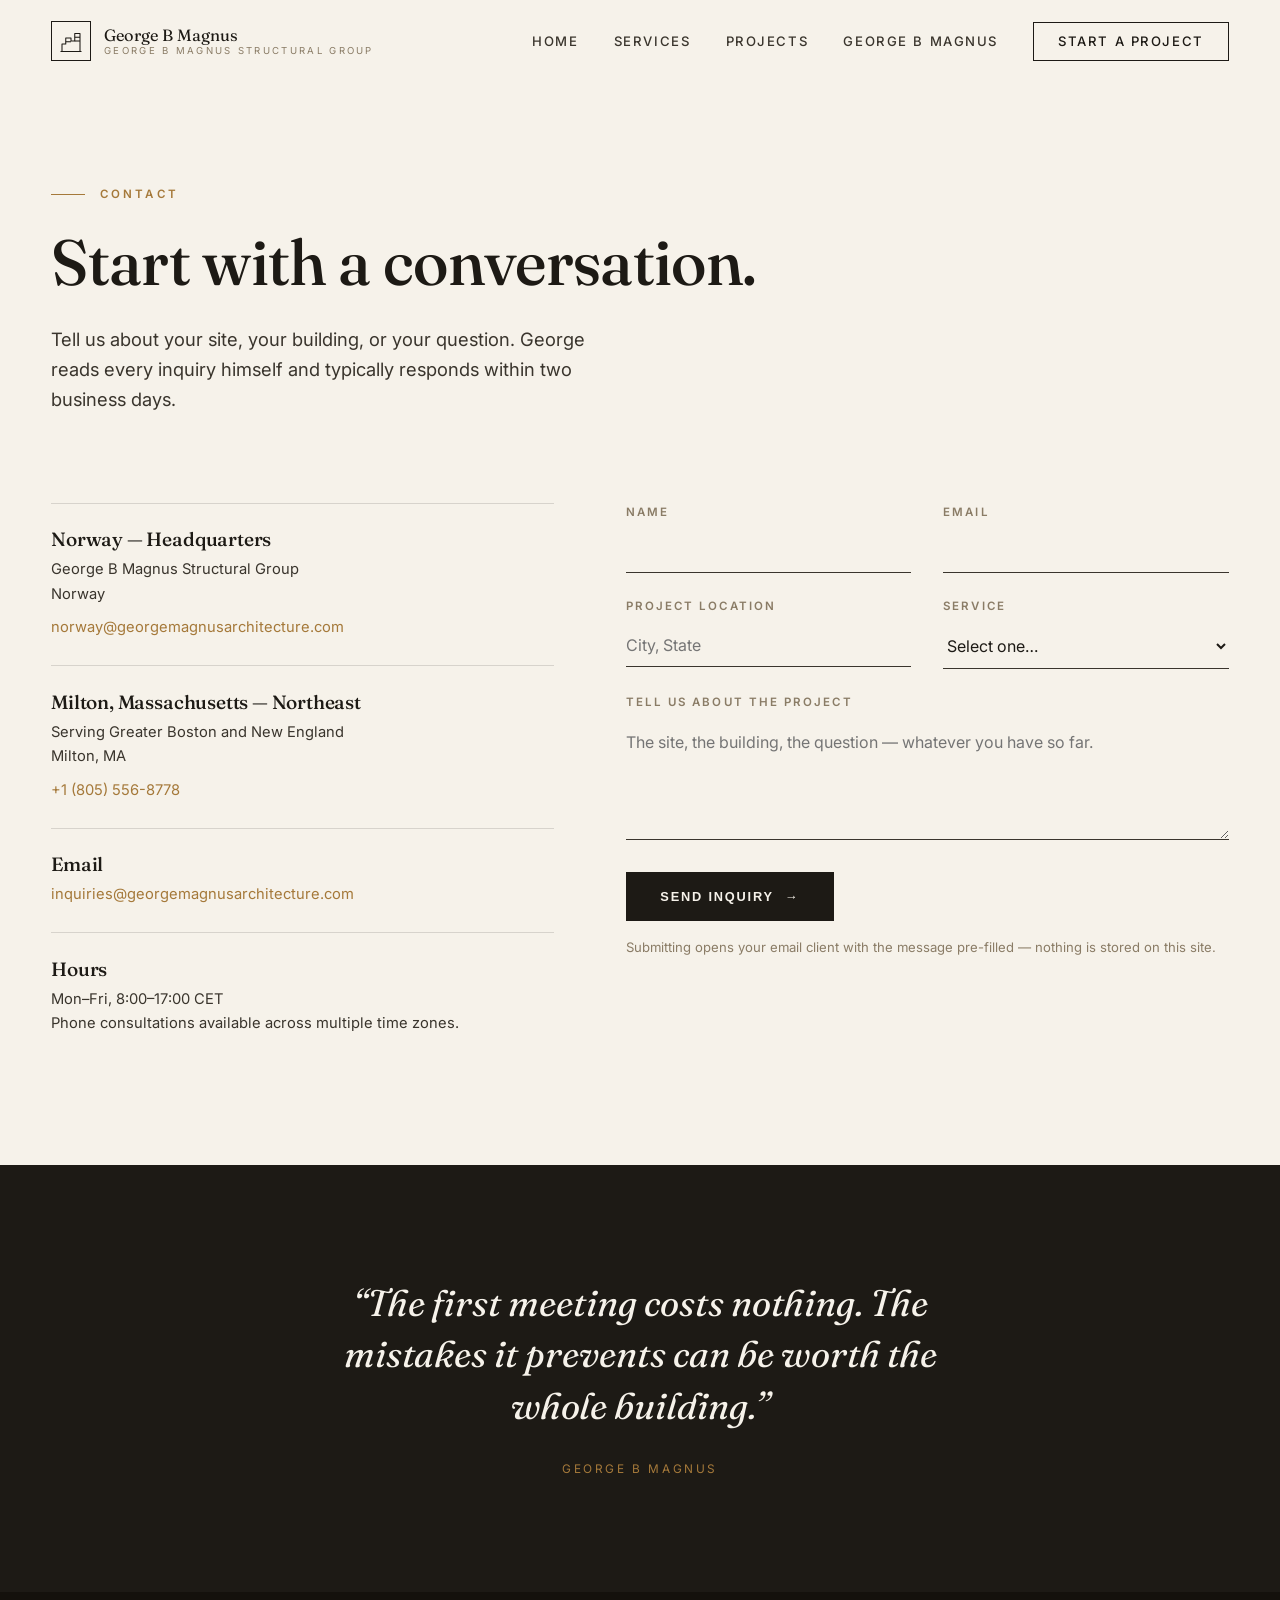
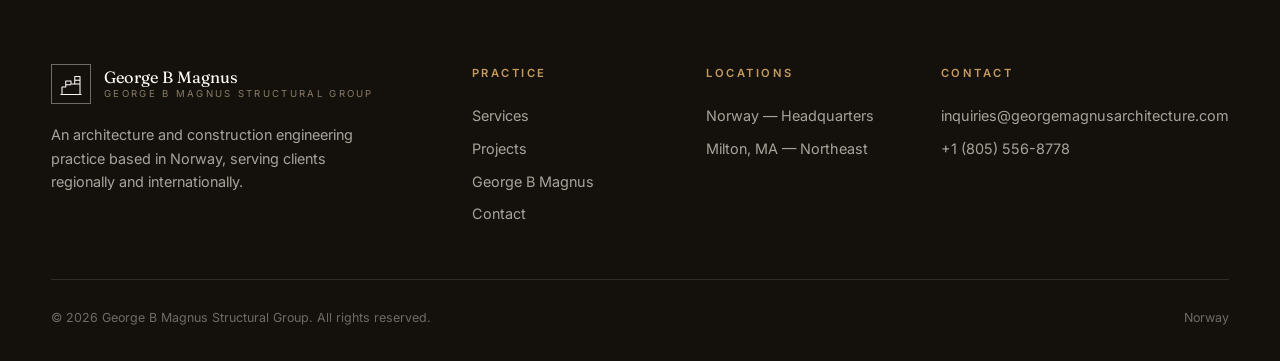
<file: contact.html>
<!DOCTYPE html>
<html lang="en">
<head>
  <meta charset="UTF-8" />
  <meta name="viewport" content="width=device-width, initial-scale=1.0" />
  <title>Contact — George B Magnus Structural Group</title>
  <meta name="description" content="Start a project or book a consultation with George B Magnus Structural Group — architecture and construction engineering from Norway." />
  <link rel="preconnect" href="https://fonts.googleapis.com" />
  <link rel="preconnect" href="https://fonts.gstatic.com" crossorigin />
  <link href="https://fonts.googleapis.com/css2?family=Fraunces:ital,wght@0,400;0,500;0,600;1,400;1,500&family=Inter:wght@400;500;600&display=swap" rel="stylesheet" />
  <link rel="stylesheet" href="css/style.css" />
  <link rel="icon" href="data:image/svg+xml,<svg xmlns='http://www.w3.org/2000/svg' viewBox='0 0 40 40'><rect width='40' height='40' fill='%231d1a15'/><g fill='none' stroke='%23f6f2ea' stroke-width='2.2' stroke-linejoin='round'><path d='M8 32 V22 H14 V14 H21 V19 H26 V9 H33 V32'/><line x1='6' y1='32' x2='34' y2='32'/></g></svg>" />
</head>
<body>

  <header class="site-header">
    <div class="container nav">
      <a href="index.html" class="brand">
        <span class="brand-mark"><svg viewBox="0 0 40 40" width="30" height="30" fill="none" stroke="currentColor" stroke-width="1.4" stroke-linejoin="round" aria-hidden="true"><path d="M8 34 V24 H13 V16 H20 V20 H25 V10 H32 V34"/><line x1="6" y1="34" x2="34" y2="34"/><line x1="25" y1="15" x2="32" y2="15"/><line x1="25" y1="20" x2="32" y2="20"/><line x1="13" y1="21" x2="20" y2="21"/></svg></span>
        <span class="brand-name"><span data-owner-name>George B Magnus</span><small>George B Magnus Structural Group</small></span>
      </a>
      <button class="nav-toggle" aria-label="Toggle navigation" aria-expanded="false">
        <span></span><span></span><span></span>
      </button>
      <ul class="nav-links">
        <li><a href="index.html">Home</a></li>
        <li><a href="services.html">Services</a></li>
        <li><a href="projects.html">Projects</a></li>
        <li><a href="george-magnus.html"><span data-owner-name>George B Magnus</span></a></li>
        <li><a href="contact.html" class="nav-cta active">Start a Project</a></li>
      </ul>
    </div>
  </header>

  <main>

    <section class="page-hero">
      <div class="container reveal">
        <span class="eyebrow">Contact</span>
        <h1>Start with a conversation.</h1>
        <p class="lead">Tell us about your site, your building, or your question. George reads every inquiry himself and typically responds within two business days.</p>
      </div>
    </section>

    <section style="padding-top: 1rem;">
      <div class="container contact-grid">

        <div class="contact-info reveal">
          <div class="office">
            <h3>Norway — Headquarters</h3>
            <!-- PLACEHOLDER: add the firm's business street address here once the client
                 provides one. Do not publish a personal/home address. -->
            <p>George B Magnus Structural Group<br />
            Norway</p>
            <p style="margin-top: 0.6rem;"><a href="mailto:norway@georgemagnusarchitecture.com">norway@georgemagnusarchitecture.com</a></p>
          </div>
          <div class="office">
            <h3>Milton, Massachusetts — Northeast</h3>
            <!-- PLACEHOLDER: add a business address for the Northeast presence if the
                 client wants one listed. -->
            <p>Serving Greater Boston and New England<br />
            Milton, MA</p>
            <p style="margin-top: 0.6rem;"><a href="tel:+18055568778">+1 (805) 556-8778</a></p>
          </div>
          <div class="office">
            <h3>Email</h3>
            <!-- PLACEHOLDER EMAIL: replace with the client's real business email before launch. -->
            <p><a href="mailto:inquiries@georgemagnusarchitecture.com">inquiries@georgemagnusarchitecture.com</a></p>
          </div>
          <div class="office">
            <h3>Hours</h3>
            <p>Mon–Fri, 8:00–17:00 CET<br />
            Phone consultations available across multiple time zones.</p>
          </div>
        </div>

        <form id="contact-form" class="reveal" novalidate>
          <div class="form-row">
            <div class="field">
              <label for="name">Name</label>
              <input type="text" id="name" name="name" required autocomplete="name" />
            </div>
            <div class="field">
              <label for="email">Email</label>
              <input type="email" id="email" name="email" required autocomplete="email" />
            </div>
          </div>
          <div class="form-row">
            <div class="field">
              <label for="location">Project Location</label>
              <input type="text" id="location" name="location" placeholder="City, State" />
            </div>
            <div class="field">
              <label for="service">Service</label>
              <select id="service" name="service">
                <option value="">Select one…</option>
                <option>Architectural Design</option>
                <option>Structural &amp; Construction Engineering</option>
                <option>Construction Delivery</option>
                <option>Not sure yet</option>
              </select>
            </div>
          </div>
          <div class="field">
            <label for="message">Tell us about the project</label>
            <textarea id="message" name="message" required placeholder="The site, the building, the question — whatever you have so far."></textarea>
          </div>
          <button type="submit" class="btn">Send Inquiry <span class="arrow">→</span></button>
          <p class="form-note">Submitting opens your email client with the message pre-filled — nothing is stored on this site.</p>
        </form>

      </div>
    </section>

    <!-- Statement -->
    <section class="statement dark">
      <div class="container reveal">
        <blockquote>&ldquo;The first meeting costs nothing. The mistakes it prevents can be worth the whole building.&rdquo;</blockquote>
        <cite data-owner-name>George B Magnus</cite>
      </div>
    </section>

  </main>

  <footer class="site-footer">
    <div class="container">
      <div class="footer-grid">
        <div class="footer-about">
          <a href="index.html" class="brand">
            <span class="brand-mark"><svg viewBox="0 0 40 40" width="30" height="30" fill="none" stroke="currentColor" stroke-width="1.4" stroke-linejoin="round" aria-hidden="true"><path d="M8 34 V24 H13 V16 H20 V20 H25 V10 H32 V34"/><line x1="6" y1="34" x2="34" y2="34"/><line x1="25" y1="15" x2="32" y2="15"/><line x1="25" y1="20" x2="32" y2="20"/><line x1="13" y1="21" x2="20" y2="21"/></svg></span>
            <span class="brand-name"><span data-owner-name>George B Magnus</span><small>George B Magnus Structural Group</small></span>
          </a>
          <p>An architecture and construction engineering practice based in Norway, serving clients regionally and internationally.</p>
        </div>
        <div>
          <h4>Practice</h4>
          <ul>
            <li><a href="services.html">Services</a></li>
            <li><a href="projects.html">Projects</a></li>
            <li><a href="george-magnus.html"><span data-owner-name>George B Magnus</span></a></li>
            <li><a href="contact.html">Contact</a></li>
          </ul>
        </div>
        <div>
          <h4>Locations</h4>
          <ul>
            <li>Norway — Headquarters</li>
            <li>Milton, MA — Northeast</li>
          </ul>
        </div>
        <div>
          <h4>Contact</h4>
          <ul>
            <!-- PLACEHOLDER EMAIL: replace with the client's real business email before launch. -->
            <li><a href="mailto:inquiries@georgemagnusarchitecture.com">inquiries@georgemagnusarchitecture.com</a></li>
            <li><a href="tel:+18055568778">+1 (805) 556-8778</a></li>
          </ul>
        </div>
      </div>
      <div class="footer-bottom">
        <span>© <span data-year></span> George B Magnus Structural Group. All rights reserved.</span>
        <span>Norway</span>
      </div>
    </div>
  </footer>

  <script src="js/config.js"></script>
  <script src="js/main.js"></script>
</body>
</html>
</file>
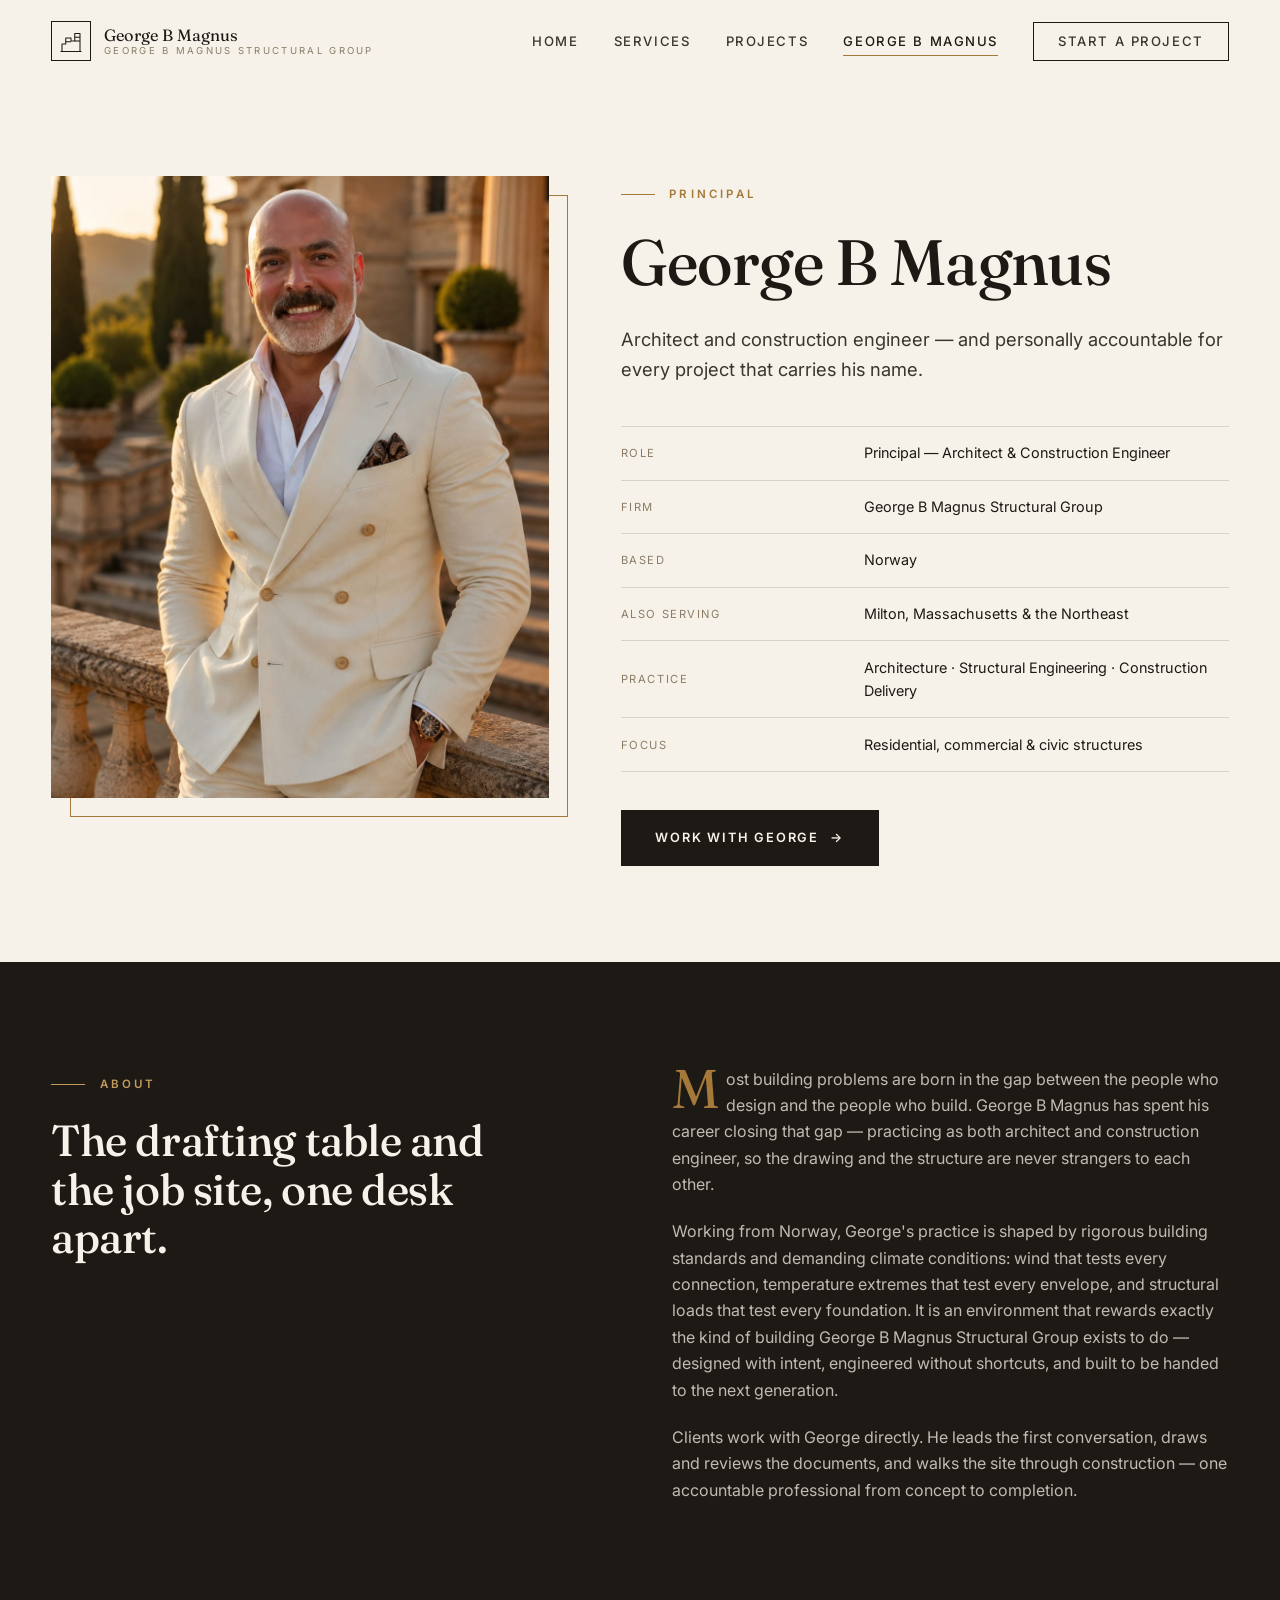
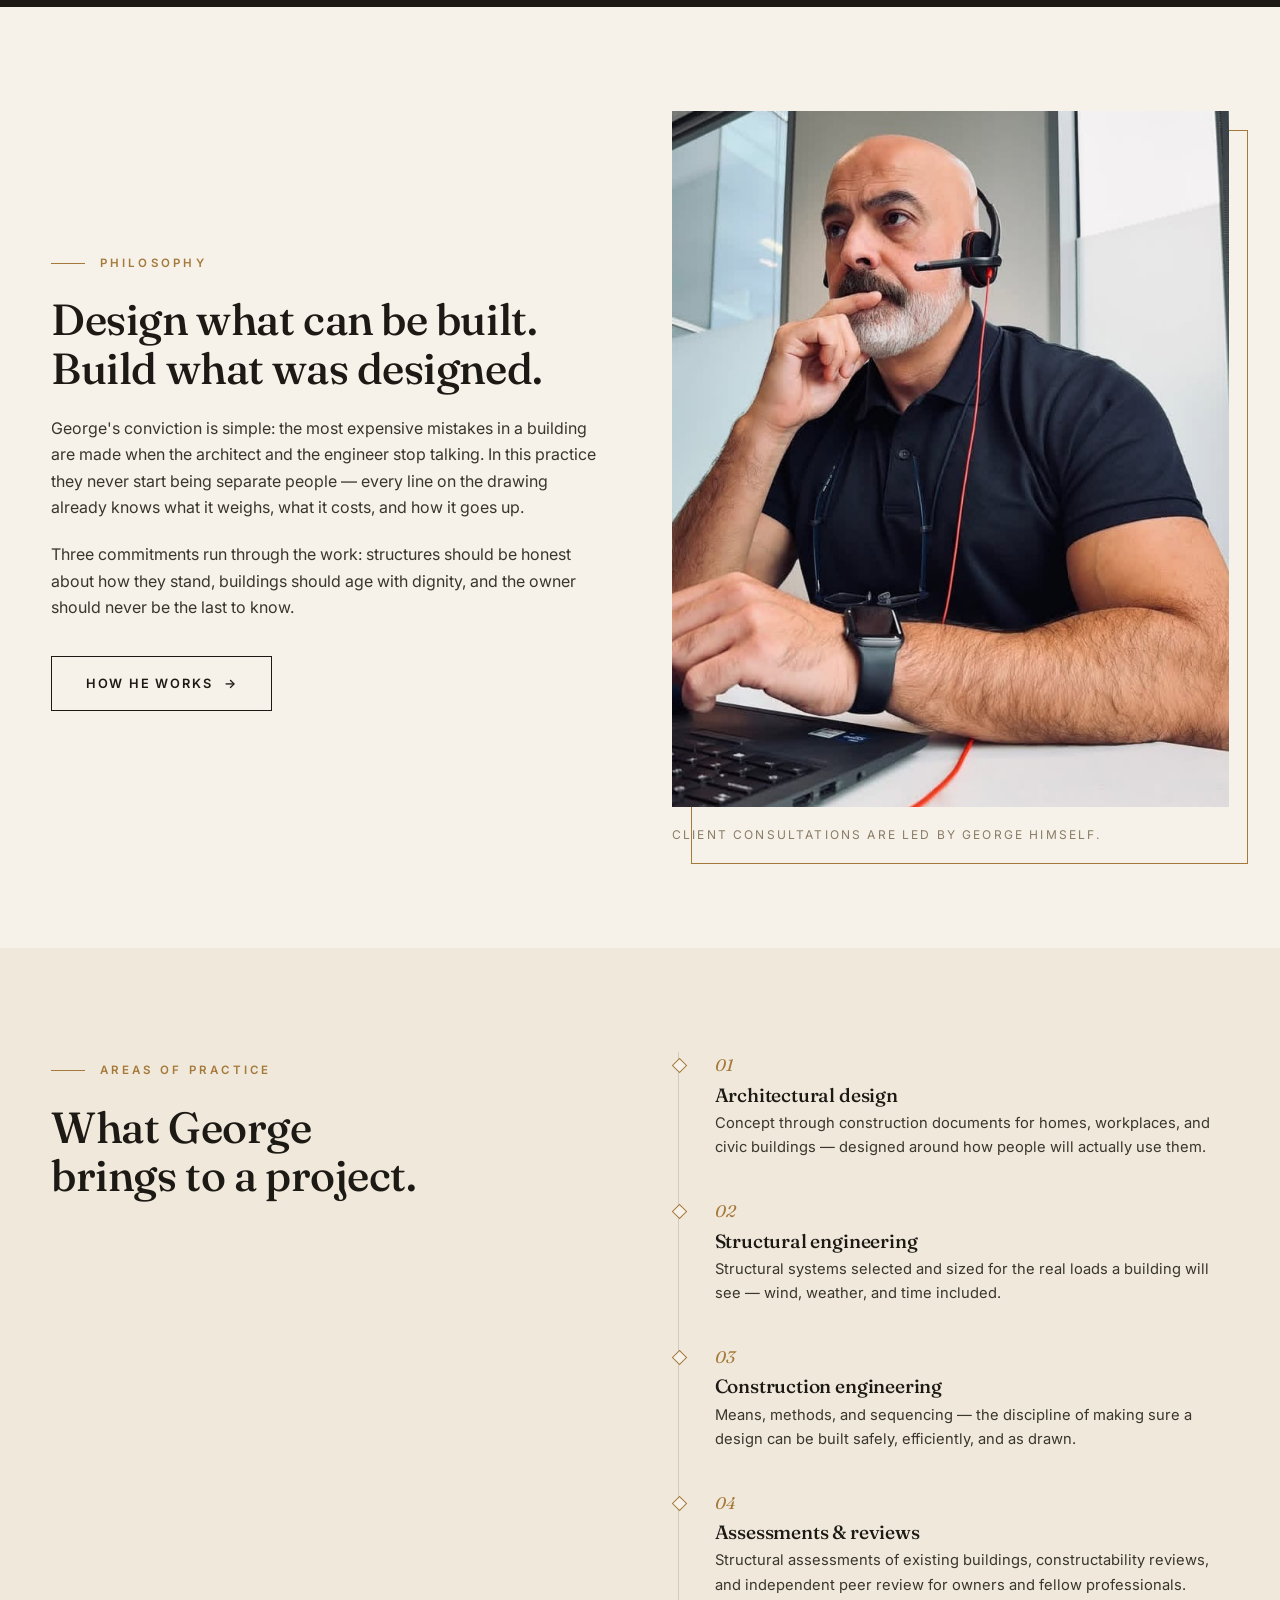
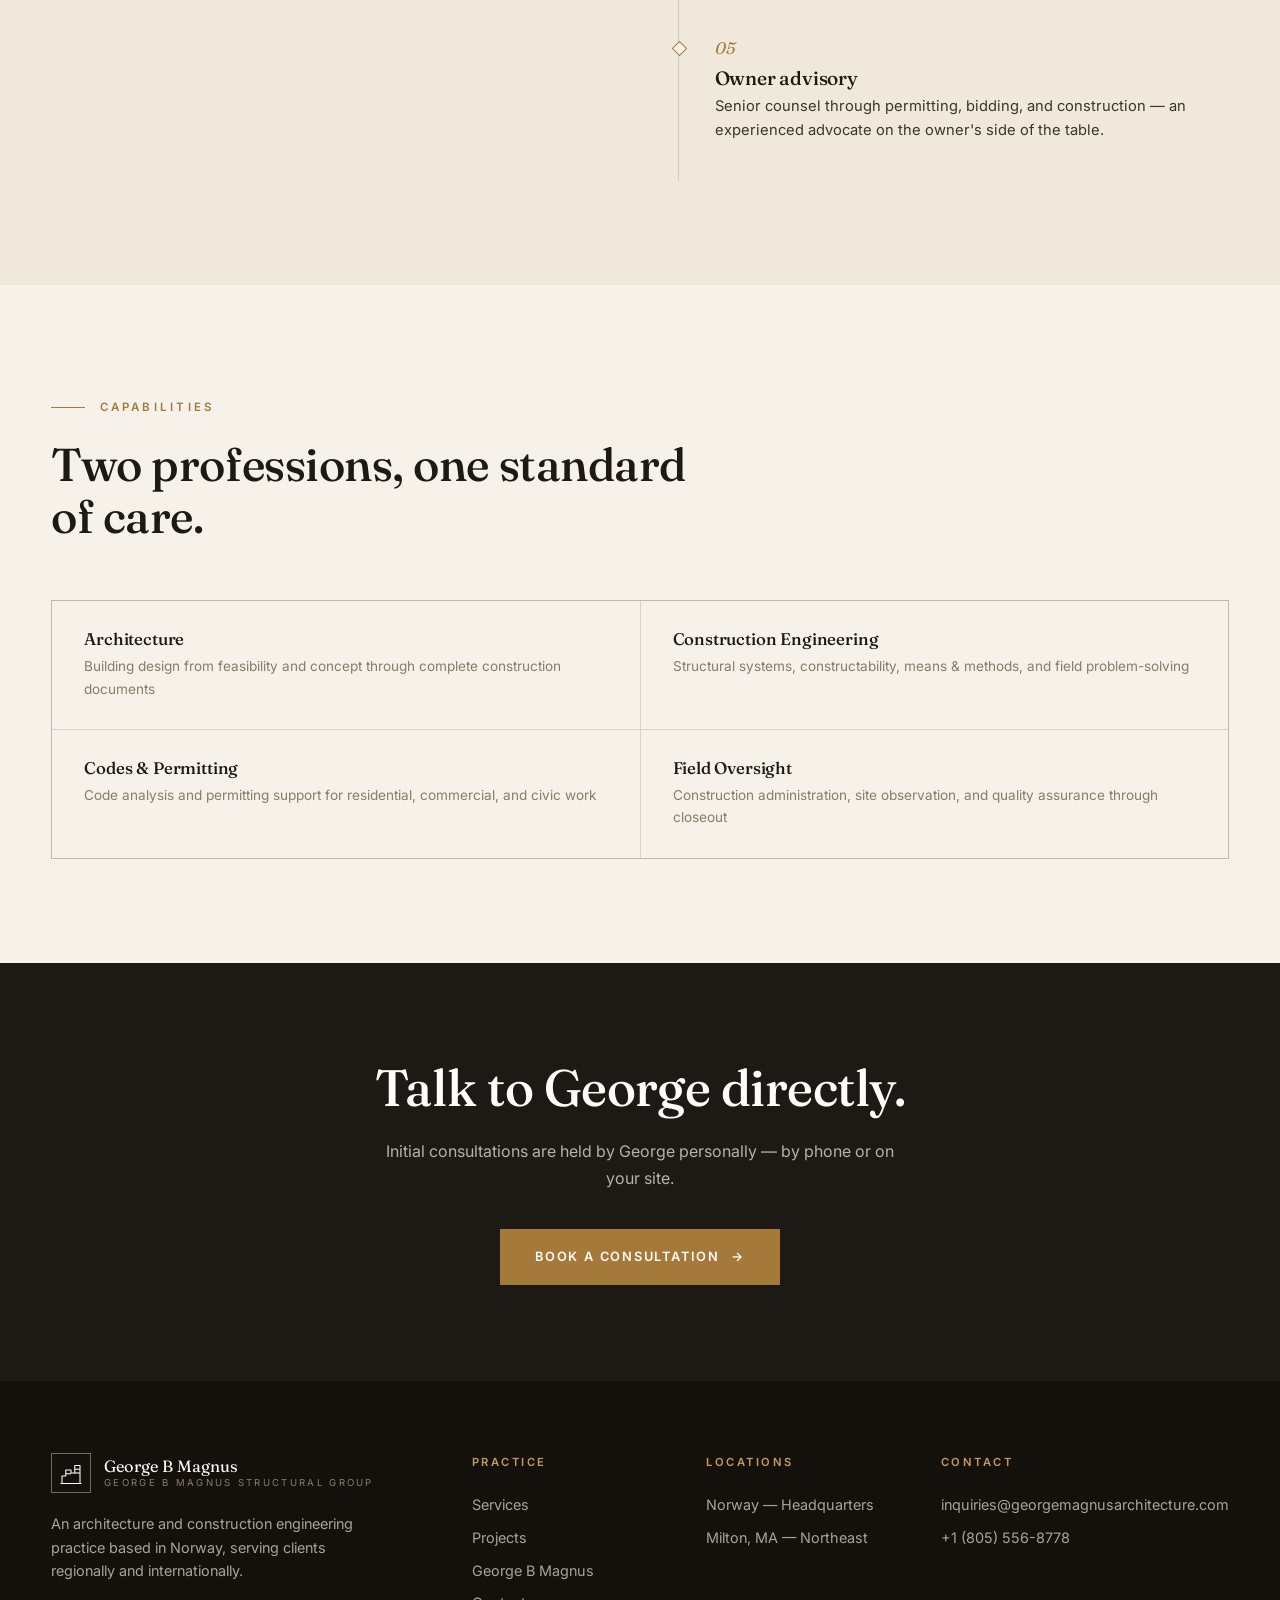
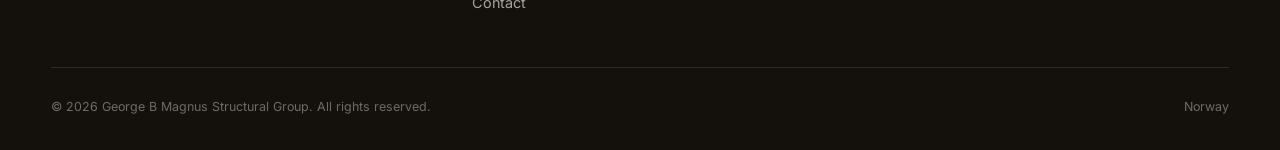
<file: george-magnus.html>
<!DOCTYPE html>
<html lang="en">
<head>
  <meta charset="UTF-8" />
  <meta name="viewport" content="width=device-width, initial-scale=1.0" />
  <title>George B Magnus — Principal | George B Magnus Structural Group</title>
  <meta name="description" content="Meet George B Magnus — architect and construction engineer, principal of George B Magnus Structural Group in Norway." />
  <link rel="preconnect" href="https://fonts.googleapis.com" />
  <link rel="preconnect" href="https://fonts.gstatic.com" crossorigin />
  <link href="https://fonts.googleapis.com/css2?family=Fraunces:ital,wght@0,400;0,500;0,600;1,400;1,500&family=Inter:wght@400;500;600&display=swap" rel="stylesheet" />
  <link rel="stylesheet" href="css/style.css" />
  <link rel="icon" href="data:image/svg+xml,<svg xmlns='http://www.w3.org/2000/svg' viewBox='0 0 40 40'><rect width='40' height='40' fill='%231d1a15'/><g fill='none' stroke='%23f6f2ea' stroke-width='2.2' stroke-linejoin='round'><path d='M8 32 V22 H14 V14 H21 V19 H26 V9 H33 V32'/><line x1='6' y1='32' x2='34' y2='32'/></g></svg>" />
</head>
<body>

  <header class="site-header">
    <div class="container nav">
      <a href="index.html" class="brand">
        <span class="brand-mark"><svg viewBox="0 0 40 40" width="30" height="30" fill="none" stroke="currentColor" stroke-width="1.4" stroke-linejoin="round" aria-hidden="true"><path d="M8 34 V24 H13 V16 H20 V20 H25 V10 H32 V34"/><line x1="6" y1="34" x2="34" y2="34"/><line x1="25" y1="15" x2="32" y2="15"/><line x1="25" y1="20" x2="32" y2="20"/><line x1="13" y1="21" x2="20" y2="21"/></svg></span>
        <span class="brand-name"><span data-owner-name>George B Magnus</span><small>George B Magnus Structural Group</small></span>
      </a>
      <button class="nav-toggle" aria-label="Toggle navigation" aria-expanded="false">
        <span></span><span></span><span></span>
      </button>
      <ul class="nav-links">
        <li><a href="index.html">Home</a></li>
        <li><a href="services.html">Services</a></li>
        <li><a href="projects.html">Projects</a></li>
        <li><a href="george-magnus.html" class="active"><span data-owner-name>George B Magnus</span></a></li>
        <li><a href="contact.html" class="nav-cta">Start a Project</a></li>
      </ul>
    </div>
  </header>

  <main>

    <!-- Principal hero -->
    <section class="page-hero" style="padding-bottom: 6rem;">
      <div class="container founder-hero-grid">
        <figure class="frame reveal">
          <!-- PLACEHOLDER PHOTO: stock/demo image. Replace with a client-provided photo of George B Magnus via the admin panel before launch. -->
          <img data-photo="portrait" src="assets/images/owner-portrait.jpeg" alt="Placeholder portrait — to be replaced with a photo of George B Magnus" style="aspect-ratio: 4/5; object-fit: cover; object-position: top; width: 100%;" />
        </figure>
        <div class="reveal">
          <span class="eyebrow">Principal</span>
          <h1>George B Magnus</h1>
          <p class="lead" style="max-width: 56ch;">Architect and construction engineer — and personally accountable for every project that carries his name.</p>
          <dl class="founder-facts">
            <div><dt>Role</dt><dd>Principal — Architect &amp; Construction Engineer</dd></div>
            <div><dt>Firm</dt><dd>George B Magnus Structural Group</dd></div>
            <div><dt>Based</dt><dd>Norway</dd></div>
            <div><dt>Also serving</dt><dd>Milton, Massachusetts &amp; the Northeast</dd></div>
            <div><dt>Practice</dt><dd>Architecture · Structural Engineering · Construction Delivery</dd></div>
            <div><dt>Focus</dt><dd>Residential, commercial &amp; civic structures</dd></div>
          </dl>
          <div style="margin-top: 2.4rem;">
            <a class="btn" href="contact.html">Work with George <span class="arrow">→</span></a>
          </div>
        </div>
      </div>
    </section>

    <!-- Biography -->
    <section class="dark">
      <div class="container heritage-grid" style="align-items: start;">
        <div class="reveal">
          <span class="eyebrow">About</span>
          <h2 style="font-size: clamp(2rem, 3.4vw, 2.8rem); max-width: 16ch;">The drafting table and the job site, one desk apart.</h2>
        </div>
        <!-- PLACEHOLDER BIOGRAPHY: demo copy describing the practice in general terms.
             Replace with George B Magnus's own approved biography — education, career
             history, and licensure — before launch. Do not publish credentials or
             personal details the client has not provided and approved. -->
        <div class="prose reveal" style="color: rgba(246,242,234,0.75);">
          <p class="drop" style="color: rgba(246,242,234,0.75);">Most building problems are born in the gap between the people who design and the people who build. George B Magnus has spent his career closing that gap — practicing as both architect and construction engineer, so the drawing and the structure are never strangers to each other.</p>
          <p style="color: rgba(246,242,234,0.75);">Working from Norway, George's practice is shaped by rigorous building standards and demanding climate conditions: wind that tests every connection, temperature extremes that test every envelope, and structural loads that test every foundation. It is an environment that rewards exactly the kind of building George B Magnus Structural Group exists to do — designed with intent, engineered without shortcuts, and built to be handed to the next generation.</p>
          <p style="color: rgba(246,242,234,0.75);">Clients work with George directly. He leads the first conversation, draws and reviews the documents, and walks the site through construction — one accountable professional from concept to completion.</p>
        </div>
      </div>
    </section>

    <!-- Working portrait + philosophy -->
    <section>
      <div class="container heritage-grid">
        <div class="reveal">
          <span class="eyebrow">Philosophy</span>
          <h2 style="font-size: clamp(2rem, 3.4vw, 2.8rem); margin-bottom: 1.4rem;">Design what can be built. Build what was designed.</h2>
          <div class="prose">
            <p>George's conviction is simple: the most expensive mistakes in a building are made when the architect and the engineer stop talking. In this practice they never start being separate people — every line on the drawing already knows what it weighs, what it costs, and how it goes up.</p>
            <p>Three commitments run through the work: structures should be honest about how they stand, buildings should age with dignity, and the owner should never be the last to know.</p>
          </div>
          <div style="margin-top: 2.2rem;">
            <a class="btn ghost" href="services.html">How He Works <span class="arrow">→</span></a>
          </div>
        </div>
        <figure class="frame reveal">
          <!-- PLACEHOLDER PHOTO: stock/demo image. Replace via the admin panel before launch. -->
          <img data-photo="consulting" src="assets/images/owner-consulting.jpeg" alt="Placeholder photo — to be replaced with a photo of George B Magnus at work" style="width: 100%; aspect-ratio: 4/5; object-fit: cover; object-position: top;" />
          <figcaption class="hero-caption">Client consultations are led by George himself.</figcaption>
        </figure>
      </div>
    </section>

    <!-- Areas of practice -->
    <section class="heritage">
      <div class="container heritage-grid" style="align-items: start;">
        <div class="reveal">
          <span class="eyebrow">Areas of Practice</span>
          <h2 style="font-size: clamp(2rem, 3.4vw, 2.8rem); max-width: 14ch;">What George brings to a project.</h2>
        </div>
        <ol class="timeline reveal">
          <li>
            <span class="year">01</span>
            <h3>Architectural design</h3>
            <p>Concept through construction documents for homes, workplaces, and civic buildings — designed around how people will actually use them.</p>
          </li>
          <li>
            <span class="year">02</span>
            <h3>Structural engineering</h3>
            <p>Structural systems selected and sized for the real loads a building will see — wind, weather, and time included.</p>
          </li>
          <li>
            <span class="year">03</span>
            <h3>Construction engineering</h3>
            <p>Means, methods, and sequencing — the discipline of making sure a design can be built safely, efficiently, and as drawn.</p>
          </li>
          <li>
            <span class="year">04</span>
            <h3>Assessments &amp; reviews</h3>
            <p>Structural assessments of existing buildings, constructability reviews, and independent peer review for owners and fellow professionals.</p>
          </li>
          <li>
            <span class="year">05</span>
            <h3>Owner advisory</h3>
            <p>Senior counsel through permitting, bidding, and construction — an experienced advocate on the owner's side of the table.</p>
          </li>
        </ol>
      </div>
    </section>

    <!-- Capabilities -->
    <section>
      <div class="container">
        <div class="section-head reveal">
          <div>
            <span class="eyebrow">Capabilities</span>
            <h2>Two professions, one standard of care.</h2>
          </div>
        </div>
        <!-- PLACEHOLDER: add George B Magnus's actual licensure, registrations, and
             affiliations here once provided and verified by the client. -->
        <div class="creds-grid reveal">
          <div class="cred"><h3>Architecture</h3><p>Building design from feasibility and concept through complete construction documents</p></div>
          <div class="cred"><h3>Construction Engineering</h3><p>Structural systems, constructability, means &amp; methods, and field problem-solving</p></div>
          <div class="cred"><h3>Codes &amp; Permitting</h3><p>Code analysis and permitting support for residential, commercial, and civic work</p></div>
          <div class="cred"><h3>Field Oversight</h3><p>Construction administration, site observation, and quality assurance through closeout</p></div>
        </div>
      </div>
    </section>

    <!-- CTA -->
    <section class="cta-band">
      <div class="container reveal">
        <h2>Talk to George directly.</h2>
        <p>Initial consultations are held by George personally — by phone or on your site.</p>
        <a class="btn" href="contact.html">Book a Consultation <span class="arrow">→</span></a>
      </div>
    </section>

  </main>

  <footer class="site-footer">
    <div class="container">
      <div class="footer-grid">
        <div class="footer-about">
          <a href="index.html" class="brand">
            <span class="brand-mark"><svg viewBox="0 0 40 40" width="30" height="30" fill="none" stroke="currentColor" stroke-width="1.4" stroke-linejoin="round" aria-hidden="true"><path d="M8 34 V24 H13 V16 H20 V20 H25 V10 H32 V34"/><line x1="6" y1="34" x2="34" y2="34"/><line x1="25" y1="15" x2="32" y2="15"/><line x1="25" y1="20" x2="32" y2="20"/><line x1="13" y1="21" x2="20" y2="21"/></svg></span>
            <span class="brand-name"><span data-owner-name>George B Magnus</span><small>George B Magnus Structural Group</small></span>
          </a>
          <p>An architecture and construction engineering practice based in Norway, serving clients regionally and internationally.</p>
        </div>
        <div>
          <h4>Practice</h4>
          <ul>
            <li><a href="services.html">Services</a></li>
            <li><a href="projects.html">Projects</a></li>
            <li><a href="george-magnus.html"><span data-owner-name>George B Magnus</span></a></li>
            <li><a href="contact.html">Contact</a></li>
          </ul>
        </div>
        <div>
          <h4>Locations</h4>
          <ul>
            <li>Norway — Headquarters</li>
            <li>Milton, MA — Northeast</li>
          </ul>
        </div>
        <div>
          <h4>Contact</h4>
          <ul>
            <!-- PLACEHOLDER EMAIL: replace with the client's real business email before launch. -->
            <li><a href="mailto:inquiries@georgemagnusarchitecture.com">inquiries@georgemagnusarchitecture.com</a></li>
            <li><a href="tel:+18055568778">+1 (805) 556-8778</a></li>
          </ul>
        </div>
      </div>
      <div class="footer-bottom">
        <span>© <span data-year></span> George B Magnus Structural Group. All rights reserved.</span>
        <span>Norway</span>
      </div>
    </div>
  </footer>

  <script src="js/config.js"></script>
  <script src="js/main.js"></script>
</body>
</html>
</file>
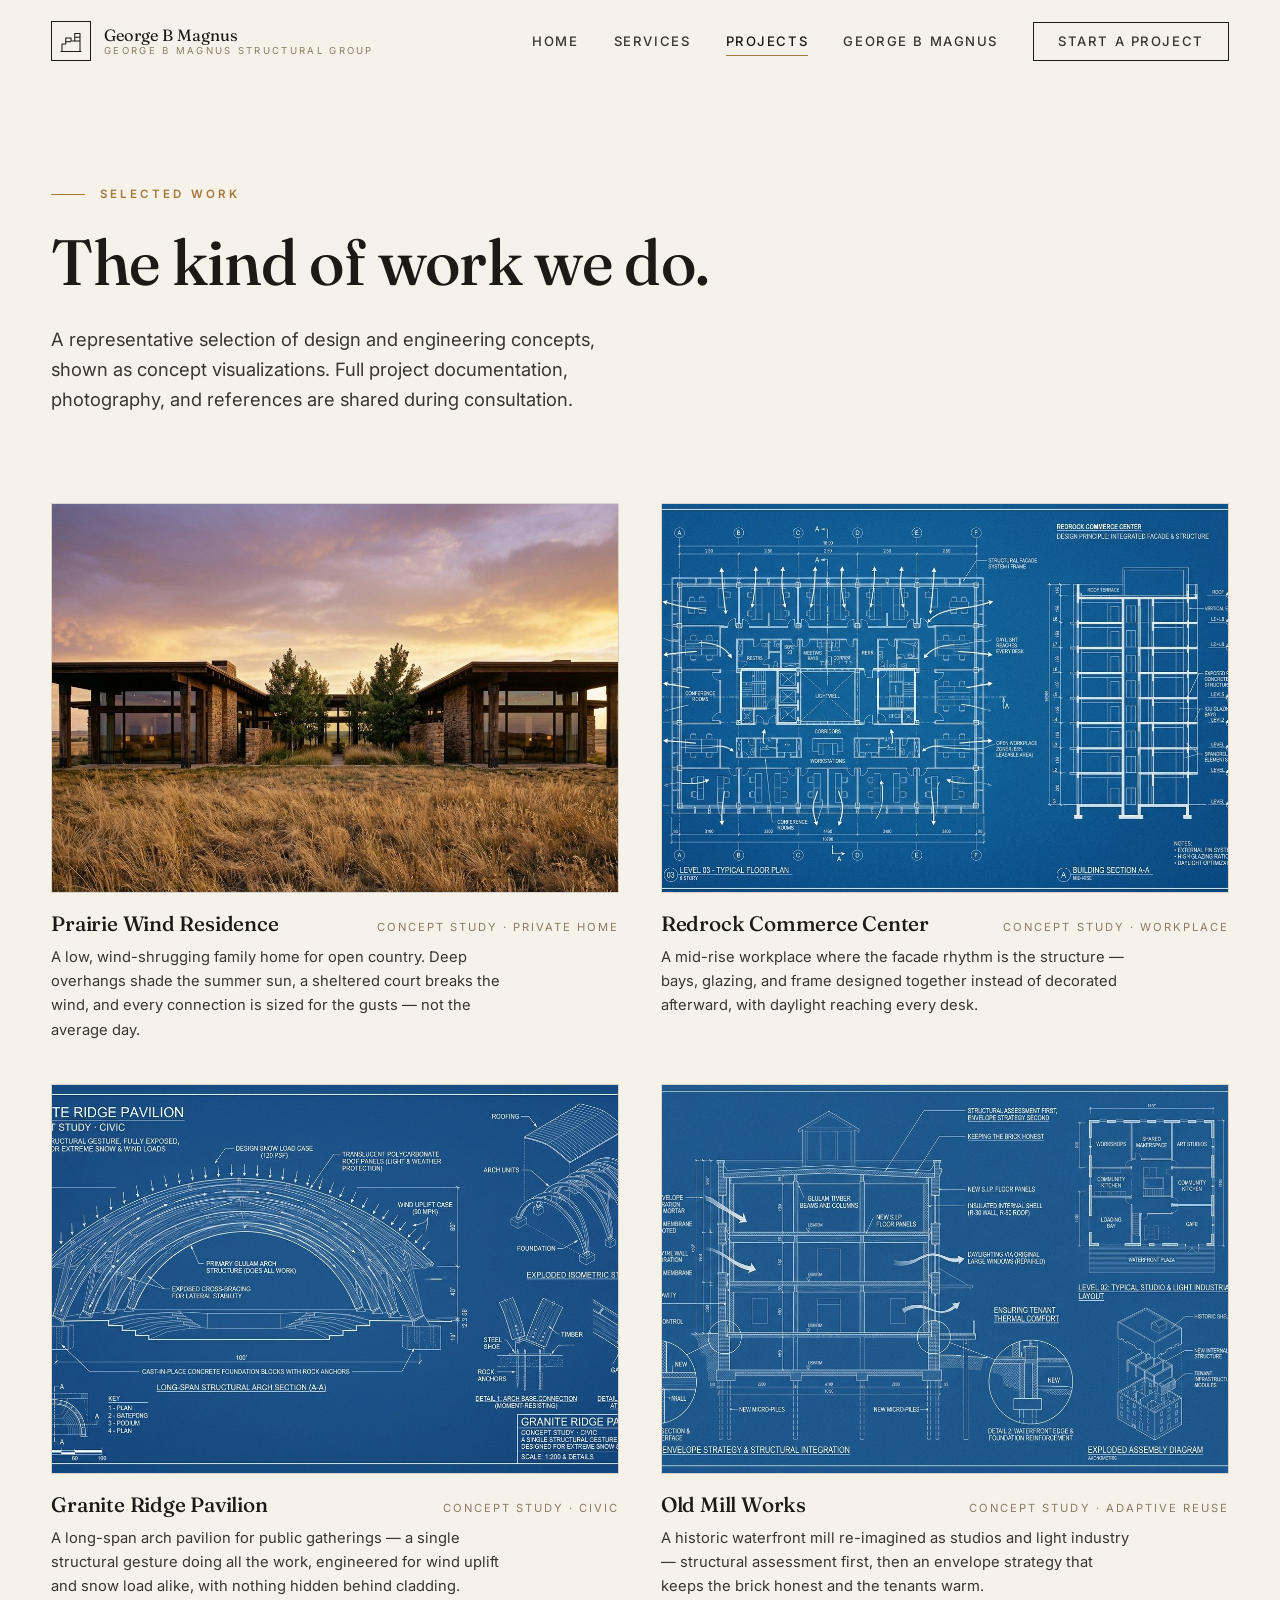
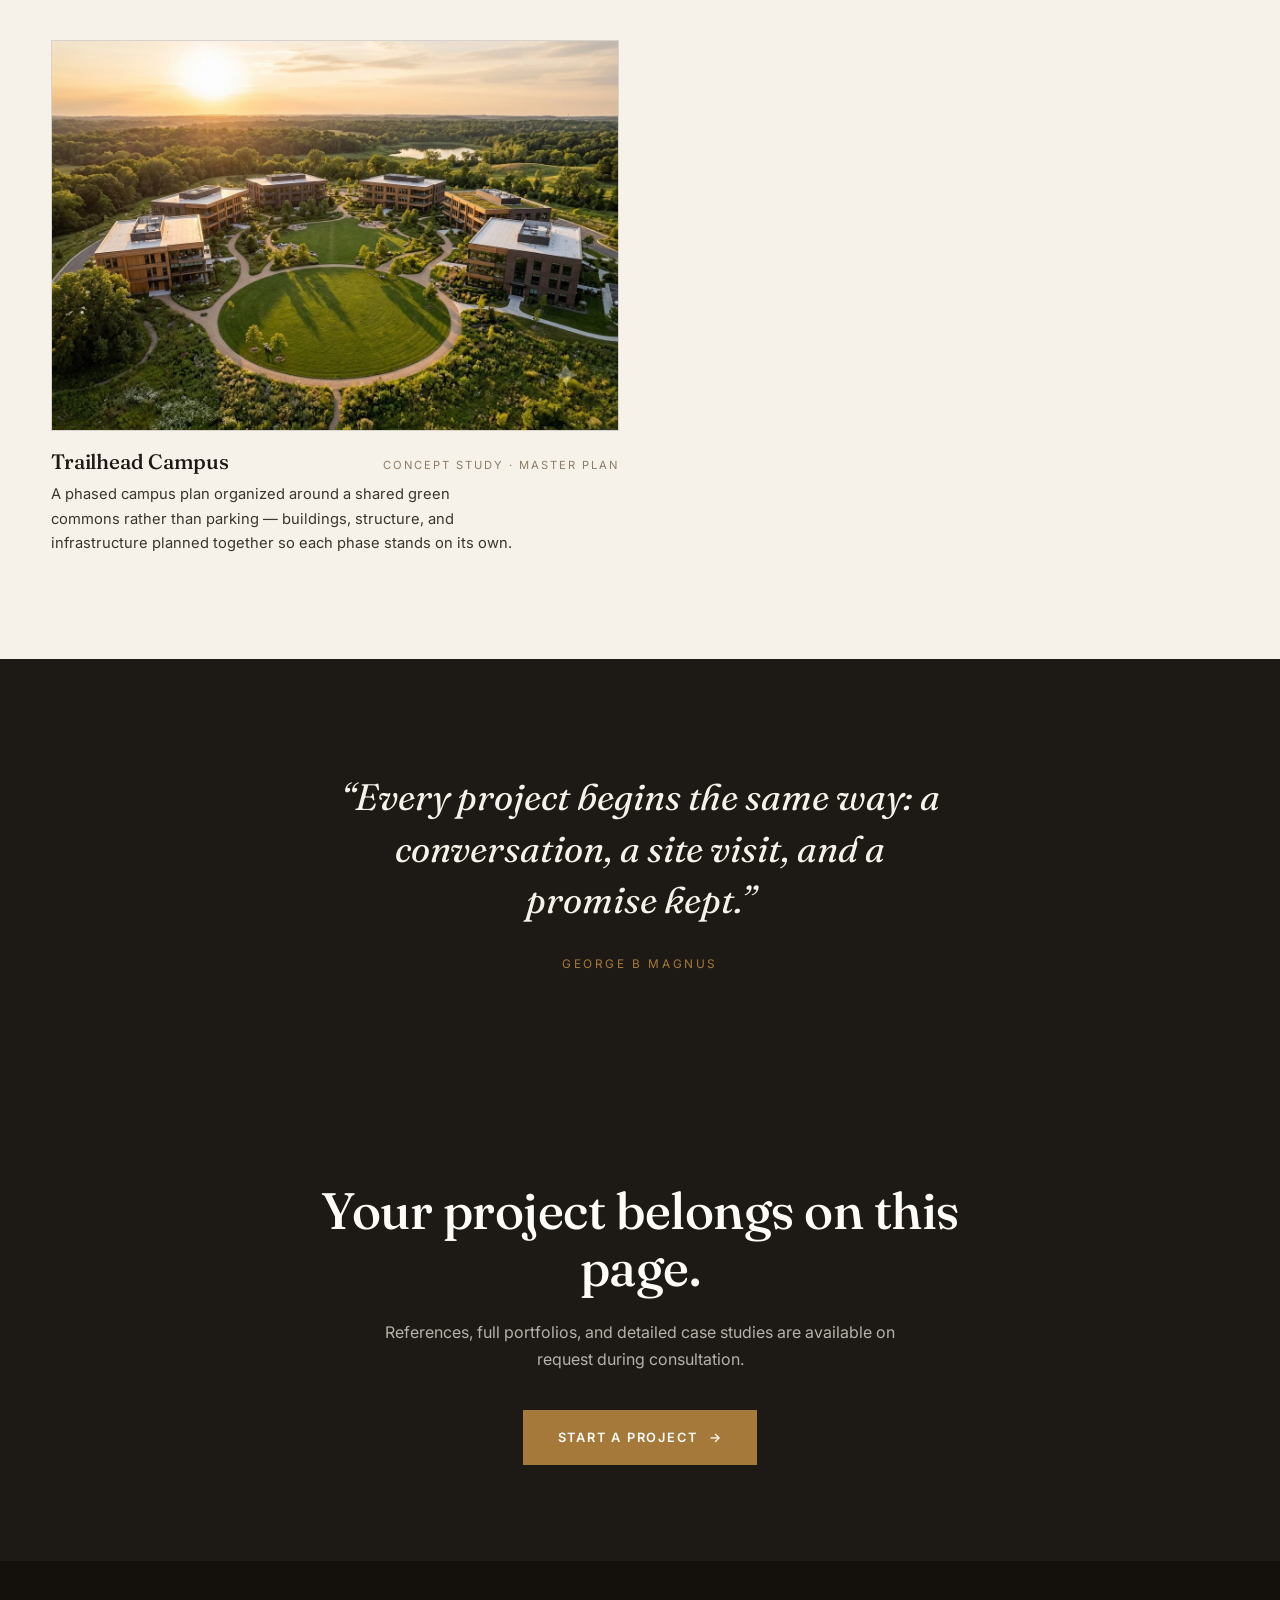
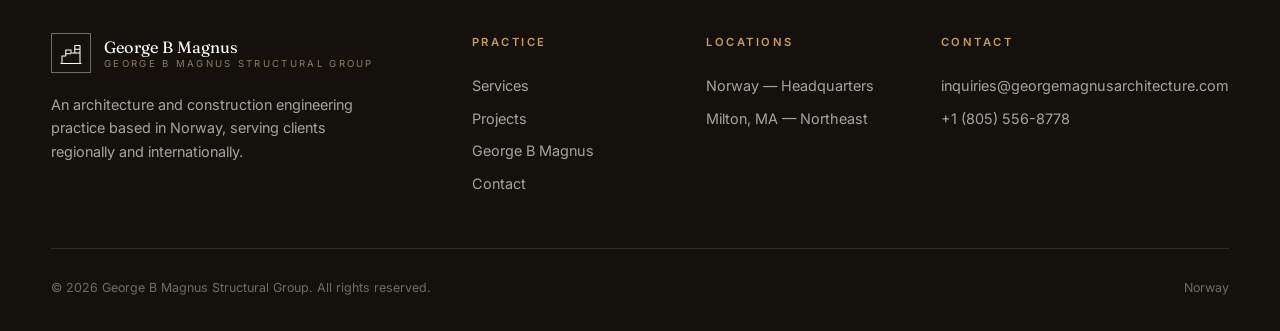
<file: projects.html>
<!DOCTYPE html>
<html lang="en">
<head>
  <meta charset="UTF-8" />
  <meta name="viewport" content="width=device-width, initial-scale=1.0" />
  <title>Projects — George B Magnus Structural Group</title>
  <meta name="description" content="Representative architectural and construction engineering concept work by George B Magnus Structural Group, Norway." />
  <link rel="preconnect" href="https://fonts.googleapis.com" />
  <link rel="preconnect" href="https://fonts.gstatic.com" crossorigin />
  <link href="https://fonts.googleapis.com/css2?family=Fraunces:ital,wght@0,400;0,500;0,600;1,400;1,500&family=Inter:wght@400;500;600&display=swap" rel="stylesheet" />
  <link rel="stylesheet" href="css/style.css" />
  <link rel="icon" href="data:image/svg+xml,<svg xmlns='http://www.w3.org/2000/svg' viewBox='0 0 40 40'><rect width='40' height='40' fill='%231d1a15'/><g fill='none' stroke='%23f6f2ea' stroke-width='2.2' stroke-linejoin='round'><path d='M8 32 V22 H14 V14 H21 V19 H26 V9 H33 V32'/><line x1='6' y1='32' x2='34' y2='32'/></g></svg>" />
</head>
<body>

  <header class="site-header">
    <div class="container nav">
      <a href="index.html" class="brand">
        <span class="brand-mark"><svg viewBox="0 0 40 40" width="30" height="30" fill="none" stroke="currentColor" stroke-width="1.4" stroke-linejoin="round" aria-hidden="true"><path d="M8 34 V24 H13 V16 H20 V20 H25 V10 H32 V34"/><line x1="6" y1="34" x2="34" y2="34"/><line x1="25" y1="15" x2="32" y2="15"/><line x1="25" y1="20" x2="32" y2="20"/><line x1="13" y1="21" x2="20" y2="21"/></svg></span>
        <span class="brand-name"><span data-owner-name>George B Magnus</span><small>George B Magnus Structural Group</small></span>
      </a>
      <button class="nav-toggle" aria-label="Toggle navigation" aria-expanded="false">
        <span></span><span></span><span></span>
      </button>
      <ul class="nav-links">
        <li><a href="index.html">Home</a></li>
        <li><a href="services.html">Services</a></li>
        <li><a href="projects.html" class="active">Projects</a></li>
        <li><a href="george-magnus.html"><span data-owner-name>George B Magnus</span></a></li>
        <li><a href="contact.html" class="nav-cta">Start a Project</a></li>
      </ul>
    </div>
  </header>

  <main>

    <section class="page-hero">
      <div class="container reveal">
        <span class="eyebrow">Selected Work</span>
        <h1>The kind of work we do.</h1>
        <p class="lead">A representative selection of design and engineering concepts, shown as concept visualizations. Full project documentation, photography, and references are shared during consultation.</p>
      </div>
    </section>

    <!-- PLACEHOLDER PROJECTS: the cards below are illustrative concept studies for the
         demo site. Replace with the client's real, approved portfolio (names, locations,
         descriptions, and photography) before launch. -->
    <section style="padding-top: 1rem;">
      <div class="container">
        <div class="projects-grid">

          <article class="project-card reveal">
            <div class="project-art">
              <img src="assets/images/projects/prairie-wind-residence.jpg" alt="Concept visualization of the Prairie Wind Residence — a timber and stone home in open grassland at sunset" loading="lazy" />
            </div>
            <div class="project-meta"><h3>Prairie Wind Residence</h3><span class="tag">Concept Study · Private Home</span></div>
            <p class="project-desc">A low, wind-shrugging family home for open country. Deep overhangs shade the summer sun, a sheltered court breaks the wind, and every connection is sized for the gusts — not the average day.</p>
          </article>

          <article class="project-card reveal">
            <div class="project-art">
              <img src="assets/images/projects/redrock-commerce-center.jpg" alt="Architectural blueprint of the Redrock Commerce Center — typical floor plan and building section showing an integrated facade and structure with daylight optimization" loading="lazy" />
            </div>
            <div class="project-meta"><h3>Redrock Commerce Center</h3><span class="tag">Concept Study · Workplace</span></div>
            <p class="project-desc">A mid-rise workplace where the facade rhythm is the structure — bays, glazing, and frame designed together instead of decorated afterward, with daylight reaching every desk.</p>
          </article>

          <article class="project-card reveal">
            <div class="project-art">
              <img src="assets/images/projects/granite-ridge-pavilion.jpg" alt="Architectural blueprint of the Granite Ridge Pavilion — long-span structural arch section, roofing detail, and exploded isometric study of a glulam timber arch" loading="lazy" />
            </div>
            <div class="project-meta"><h3>Granite Ridge Pavilion</h3><span class="tag">Concept Study · Civic</span></div>
            <p class="project-desc">A long-span arch pavilion for public gatherings — a single structural gesture doing all the work, engineered for wind uplift and snow load alike, with nothing hidden behind cladding.</p>
          </article>

          <article class="project-card reveal">
            <div class="project-art">
              <img src="assets/images/projects/old-mill-works.jpg" alt="Architectural blueprint of the Old Mill Works adaptive reuse concept — building section, envelope strategy, floor plan, and exploded assembly diagram" loading="lazy" />
            </div>
            <div class="project-meta"><h3>Old Mill Works</h3><span class="tag">Concept Study · Adaptive Reuse</span></div>
            <p class="project-desc">A historic waterfront mill re-imagined as studios and light industry — structural assessment first, then an envelope strategy that keeps the brick honest and the tenants warm.</p>
          </article>

          <article class="project-card reveal">
            <div class="project-art">
              <img src="assets/images/projects/trailhead-campus.jpg" alt="Concept visualization of the Trailhead Campus — an aerial view of low-rise buildings arranged around a circular green commons at sunset" loading="lazy" />
            </div>
            <div class="project-meta"><h3>Trailhead Campus</h3><span class="tag">Concept Study · Master Plan</span></div>
            <p class="project-desc">A phased campus plan organized around a shared green commons rather than parking — buildings, structure, and infrastructure planned together so each phase stands on its own.</p>
          </article>

        </div>
      </div>
    </section>

    <!-- Statement -->
    <section class="statement dark">
      <div class="container reveal">
        <blockquote>&ldquo;Every project begins the same way: a conversation, a site visit, and a promise kept.&rdquo;</blockquote>
        <cite data-owner-name>George B Magnus</cite>
      </div>
    </section>

    <!-- CTA -->
    <section class="cta-band">
      <div class="container reveal">
        <h2>Your project belongs on this page.</h2>
        <p>References, full portfolios, and detailed case studies are available on request during consultation.</p>
        <a class="btn" href="contact.html">Start a Project <span class="arrow">→</span></a>
      </div>
    </section>

  </main>

  <footer class="site-footer">
    <div class="container">
      <div class="footer-grid">
        <div class="footer-about">
          <a href="index.html" class="brand">
            <span class="brand-mark"><svg viewBox="0 0 40 40" width="30" height="30" fill="none" stroke="currentColor" stroke-width="1.4" stroke-linejoin="round" aria-hidden="true"><path d="M8 34 V24 H13 V16 H20 V20 H25 V10 H32 V34"/><line x1="6" y1="34" x2="34" y2="34"/><line x1="25" y1="15" x2="32" y2="15"/><line x1="25" y1="20" x2="32" y2="20"/><line x1="13" y1="21" x2="20" y2="21"/></svg></span>
            <span class="brand-name"><span data-owner-name>George B Magnus</span><small>George B Magnus Structural Group</small></span>
          </a>
          <p>An architecture and construction engineering practice based in Norway, serving clients regionally and internationally.</p>
        </div>
        <div>
          <h4>Practice</h4>
          <ul>
            <li><a href="services.html">Services</a></li>
            <li><a href="projects.html">Projects</a></li>
            <li><a href="george-magnus.html"><span data-owner-name>George B Magnus</span></a></li>
            <li><a href="contact.html">Contact</a></li>
          </ul>
        </div>
        <div>
          <h4>Locations</h4>
          <ul>
            <li>Norway — Headquarters</li>
            <li>Milton, MA — Northeast</li>
          </ul>
        </div>
        <div>
          <h4>Contact</h4>
          <ul>
            <!-- PLACEHOLDER EMAIL: replace with the client's real business email before launch. -->
            <li><a href="mailto:inquiries@georgemagnusarchitecture.com">inquiries@georgemagnusarchitecture.com</a></li>
            <li><a href="tel:+18055568778">+1 (805) 556-8778</a></li>
          </ul>
        </div>
      </div>
      <div class="footer-bottom">
        <span>© <span data-year></span> George B Magnus Structural Group. All rights reserved.</span>
        <span>Norway</span>
      </div>
    </div>
  </footer>

  <script src="js/config.js"></script>
  <script src="js/main.js"></script>
</body>
</html>
</file>
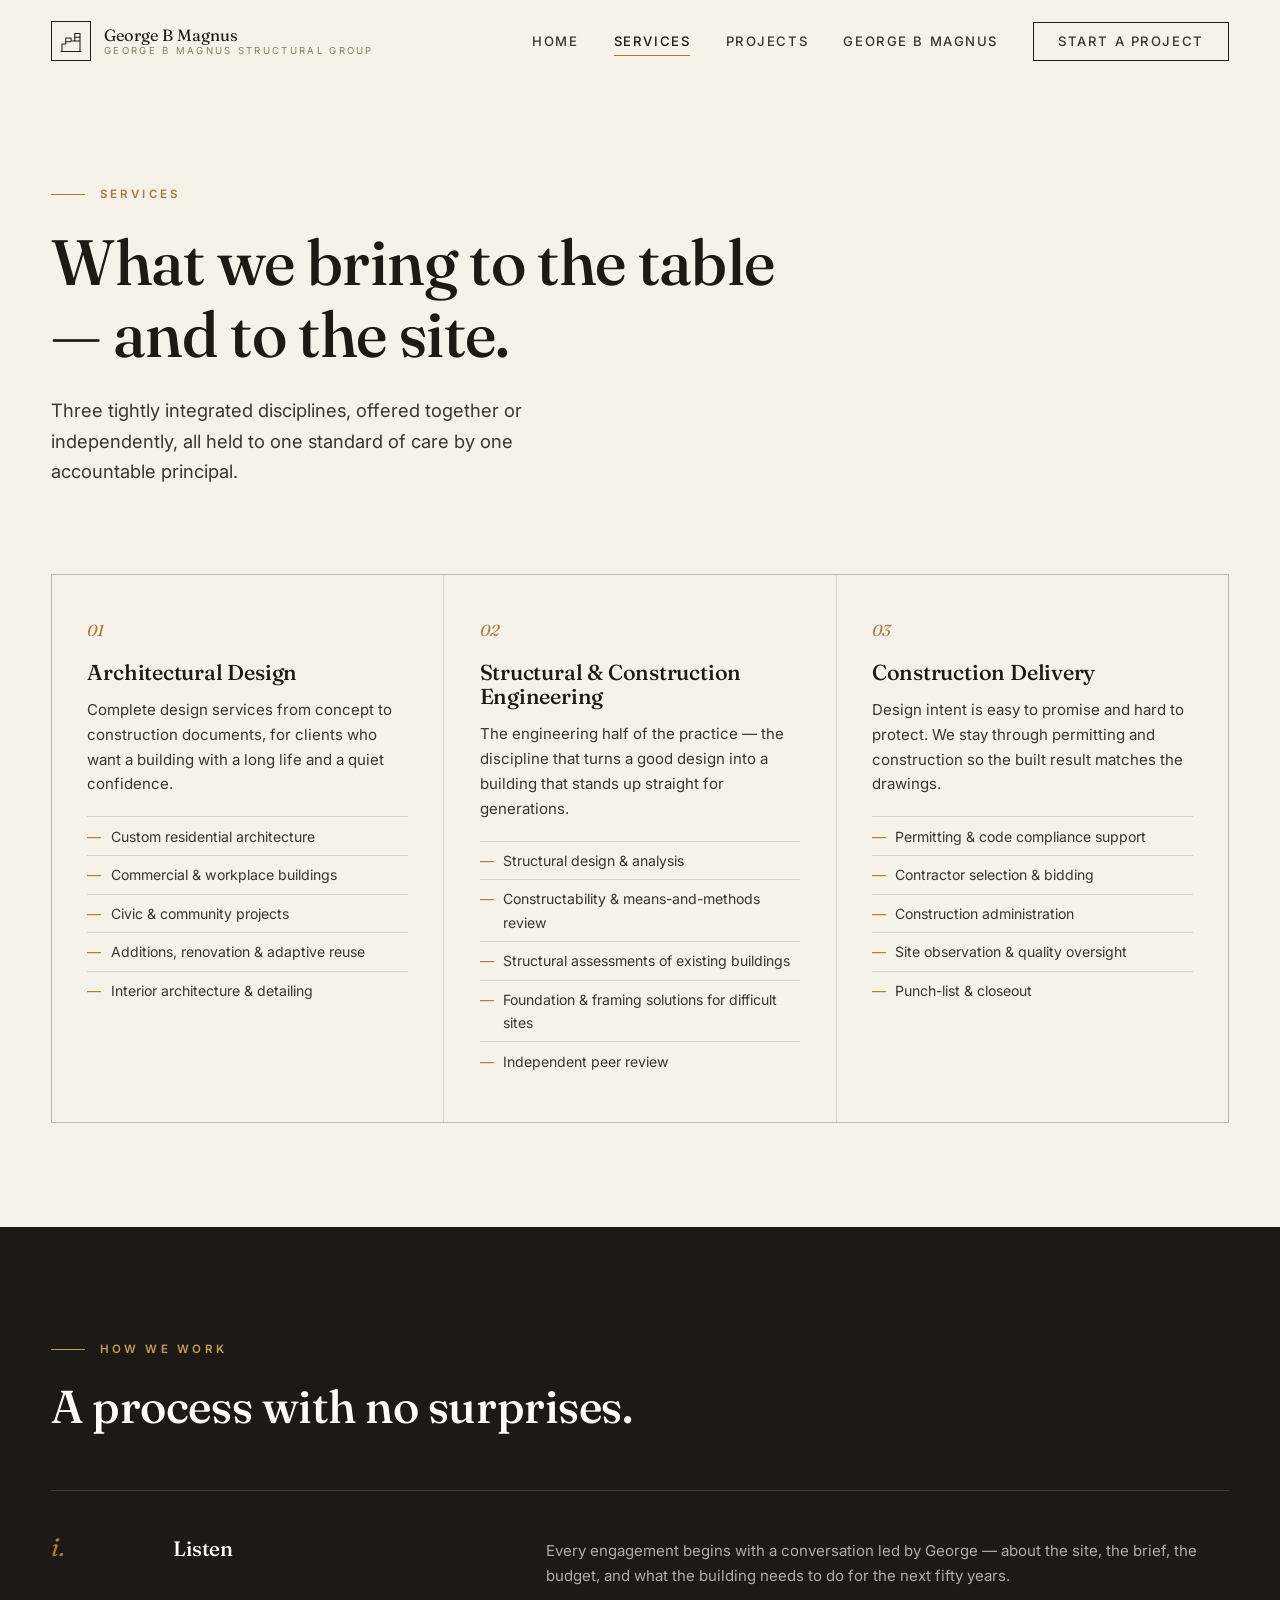
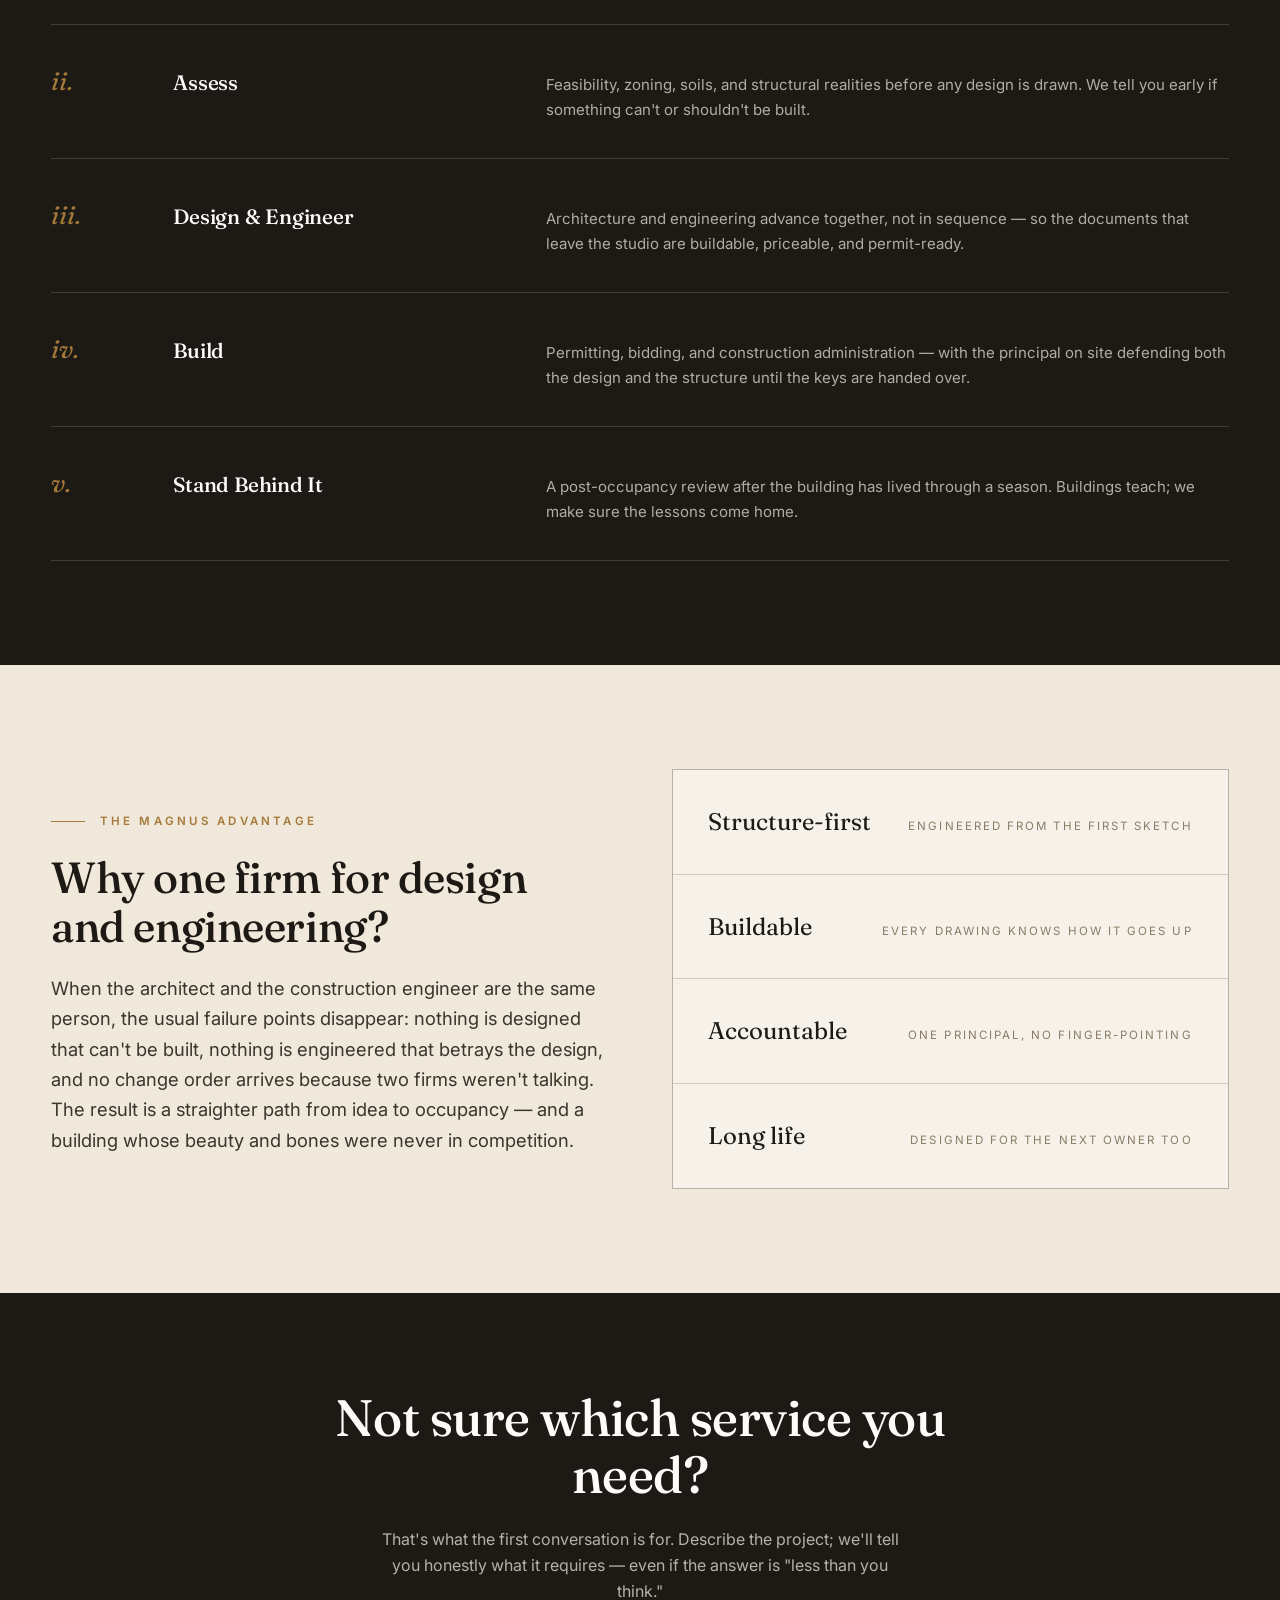
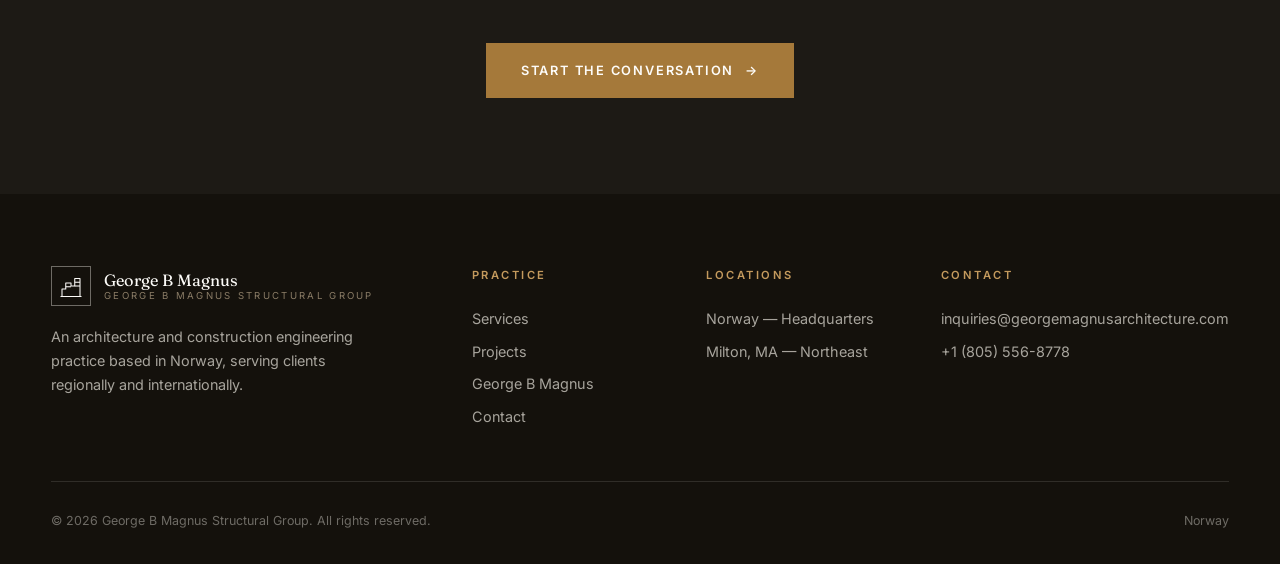
<file: services.html>
<!DOCTYPE html>
<html lang="en">
<head>
  <meta charset="UTF-8" />
  <meta name="viewport" content="width=device-width, initial-scale=1.0" />
  <title>Services — George B Magnus Structural Group</title>
  <meta name="description" content="Architectural design, structural and construction engineering, and construction delivery services from George B Magnus Structural Group in Norway." />
  <link rel="preconnect" href="https://fonts.googleapis.com" />
  <link rel="preconnect" href="https://fonts.gstatic.com" crossorigin />
  <link href="https://fonts.googleapis.com/css2?family=Fraunces:ital,wght@0,400;0,500;0,600;1,400;1,500&family=Inter:wght@400;500;600&display=swap" rel="stylesheet" />
  <link rel="stylesheet" href="css/style.css" />
  <link rel="icon" href="data:image/svg+xml,<svg xmlns='http://www.w3.org/2000/svg' viewBox='0 0 40 40'><rect width='40' height='40' fill='%231d1a15'/><g fill='none' stroke='%23f6f2ea' stroke-width='2.2' stroke-linejoin='round'><path d='M8 32 V22 H14 V14 H21 V19 H26 V9 H33 V32'/><line x1='6' y1='32' x2='34' y2='32'/></g></svg>" />
</head>
<body>

  <header class="site-header">
    <div class="container nav">
      <a href="index.html" class="brand">
        <span class="brand-mark"><svg viewBox="0 0 40 40" width="30" height="30" fill="none" stroke="currentColor" stroke-width="1.4" stroke-linejoin="round" aria-hidden="true"><path d="M8 34 V24 H13 V16 H20 V20 H25 V10 H32 V34"/><line x1="6" y1="34" x2="34" y2="34"/><line x1="25" y1="15" x2="32" y2="15"/><line x1="25" y1="20" x2="32" y2="20"/><line x1="13" y1="21" x2="20" y2="21"/></svg></span>
        <span class="brand-name"><span data-owner-name>George B Magnus</span><small>George B Magnus Structural Group</small></span>
      </a>
      <button class="nav-toggle" aria-label="Toggle navigation" aria-expanded="false">
        <span></span><span></span><span></span>
      </button>
      <ul class="nav-links">
        <li><a href="index.html">Home</a></li>
        <li><a href="services.html" class="active">Services</a></li>
        <li><a href="projects.html">Projects</a></li>
        <li><a href="george-magnus.html"><span data-owner-name>George B Magnus</span></a></li>
        <li><a href="contact.html" class="nav-cta">Start a Project</a></li>
      </ul>
    </div>
  </header>

  <main>

    <section class="page-hero">
      <div class="container reveal">
        <span class="eyebrow">Services</span>
        <h1>What we bring to the table — and to the site.</h1>
        <p class="lead">Three tightly integrated disciplines, offered together or independently, all held to one standard of care by one accountable principal.</p>
      </div>
    </section>

    <section style="padding-top: 1rem;">
      <div class="container">
        <div class="services-grid">
          <article class="service-card reveal">
            <span class="num">01</span>
            <h3>Architectural Design</h3>
            <p>Complete design services from concept to construction documents, for clients who want a building with a long life and a quiet confidence.</p>
            <ul>
              <li>Custom residential architecture</li>
              <li>Commercial &amp; workplace buildings</li>
              <li>Civic &amp; community projects</li>
              <li>Additions, renovation &amp; adaptive reuse</li>
              <li>Interior architecture &amp; detailing</li>
            </ul>
          </article>
          <article class="service-card reveal">
            <span class="num">02</span>
            <h3>Structural &amp; Construction Engineering</h3>
            <p>The engineering half of the practice — the discipline that turns a good design into a building that stands up straight for generations.</p>
            <ul>
              <li>Structural design &amp; analysis</li>
              <li>Constructability &amp; means-and-methods review</li>
              <li>Structural assessments of existing buildings</li>
              <li>Foundation &amp; framing solutions for difficult sites</li>
              <li>Independent peer review</li>
            </ul>
          </article>
          <article class="service-card reveal">
            <span class="num">03</span>
            <h3>Construction Delivery</h3>
            <p>Design intent is easy to promise and hard to protect. We stay through permitting and construction so the built result matches the drawings.</p>
            <ul>
              <li>Permitting &amp; code compliance support</li>
              <li>Contractor selection &amp; bidding</li>
              <li>Construction administration</li>
              <li>Site observation &amp; quality oversight</li>
              <li>Punch-list &amp; closeout</li>
            </ul>
          </article>
        </div>
      </div>
    </section>

    <!-- Process -->
    <section class="dark">
      <div class="container">
        <div class="section-head reveal">
          <div>
            <span class="eyebrow">How We Work</span>
            <h2>A process with no surprises.</h2>
          </div>
        </div>
        <ol class="process-list">
          <li class="reveal">
            <span class="step-num">i.</span>
            <h3>Listen</h3>
            <p>Every engagement begins with a conversation led by George — about the site, the brief, the budget, and what the building needs to do for the next fifty years.</p>
          </li>
          <li class="reveal">
            <span class="step-num">ii.</span>
            <h3>Assess</h3>
            <p>Feasibility, zoning, soils, and structural realities before any design is drawn. We tell you early if something can't or shouldn't be built.</p>
          </li>
          <li class="reveal">
            <span class="step-num">iii.</span>
            <h3>Design &amp; Engineer</h3>
            <p>Architecture and engineering advance together, not in sequence — so the documents that leave the studio are buildable, priceable, and permit-ready.</p>
          </li>
          <li class="reveal">
            <span class="step-num">iv.</span>
            <h3>Build</h3>
            <p>Permitting, bidding, and construction administration — with the principal on site defending both the design and the structure until the keys are handed over.</p>
          </li>
          <li class="reveal">
            <span class="step-num">v.</span>
            <h3>Stand Behind It</h3>
            <p>A post-occupancy review after the building has lived through a season. Buildings teach; we make sure the lessons come home.</p>
          </li>
        </ol>
      </div>
    </section>

    <!-- Why one firm -->
    <section class="heritage">
      <div class="container heritage-grid">
        <div class="reveal">
          <span class="eyebrow">The Magnus Advantage</span>
          <h2 style="font-size: clamp(2rem, 3.4vw, 2.8rem); margin-bottom: 1.4rem;">Why one firm for design and engineering?</h2>
          <p class="lead" style="max-width: 56ch;">When the architect and the construction engineer are the same person, the usual failure points disappear: nothing is designed that can't be built, nothing is engineered that betrays the design, and no change order arrives because two firms weren't talking. The result is a straighter path from idea to occupancy — and a building whose beauty and bones were never in competition.</p>
        </div>
        <div class="heritage-cities reveal">
          <div class="city-card"><span class="city">Structure-first</span><span class="role">Engineered from the first sketch</span></div>
          <div class="city-card"><span class="city">Buildable</span><span class="role">Every drawing knows how it goes up</span></div>
          <div class="city-card"><span class="city">Accountable</span><span class="role">One principal, no finger-pointing</span></div>
          <div class="city-card"><span class="city">Long life</span><span class="role">Designed for the next owner too</span></div>
        </div>
      </div>
    </section>

    <!-- CTA -->
    <section class="cta-band">
      <div class="container reveal">
        <h2>Not sure which service you need?</h2>
        <p>That's what the first conversation is for. Describe the project; we'll tell you honestly what it requires — even if the answer is "less than you think."</p>
        <a class="btn" href="contact.html">Start the Conversation <span class="arrow">→</span></a>
      </div>
    </section>

  </main>

  <footer class="site-footer">
    <div class="container">
      <div class="footer-grid">
        <div class="footer-about">
          <a href="index.html" class="brand">
            <span class="brand-mark"><svg viewBox="0 0 40 40" width="30" height="30" fill="none" stroke="currentColor" stroke-width="1.4" stroke-linejoin="round" aria-hidden="true"><path d="M8 34 V24 H13 V16 H20 V20 H25 V10 H32 V34"/><line x1="6" y1="34" x2="34" y2="34"/><line x1="25" y1="15" x2="32" y2="15"/><line x1="25" y1="20" x2="32" y2="20"/><line x1="13" y1="21" x2="20" y2="21"/></svg></span>
            <span class="brand-name"><span data-owner-name>George B Magnus</span><small>George B Magnus Structural Group</small></span>
          </a>
          <p>An architecture and construction engineering practice based in Norway, serving clients regionally and internationally.</p>
        </div>
        <div>
          <h4>Practice</h4>
          <ul>
            <li><a href="services.html">Services</a></li>
            <li><a href="projects.html">Projects</a></li>
            <li><a href="george-magnus.html"><span data-owner-name>George B Magnus</span></a></li>
            <li><a href="contact.html">Contact</a></li>
          </ul>
        </div>
        <div>
          <h4>Locations</h4>
          <ul>
            <li>Norway — Headquarters</li>
            <li>Milton, MA — Northeast</li>
          </ul>
        </div>
        <div>
          <h4>Contact</h4>
          <ul>
            <!-- PLACEHOLDER EMAIL: replace with the client's real business email before launch. -->
            <li><a href="mailto:inquiries@georgemagnusarchitecture.com">inquiries@georgemagnusarchitecture.com</a></li>
            <li><a href="tel:+18055568778">+1 (805) 556-8778</a></li>
          </ul>
        </div>
      </div>
      <div class="footer-bottom">
        <span>© <span data-year></span> George B Magnus Structural Group. All rights reserved.</span>
        <span>Norway</span>
      </div>
    </div>
  </footer>

  <script src="js/config.js"></script>
  <script src="js/main.js"></script>
</body>
</html>
</file>
<file: css/style.css>
/* ============================================
   George B Magnus Structural Group
   ============================================ */

:root {
  --cream: #f6f2ea;
  --cream-deep: #efe8db;
  --ink: #1d1a15;
  --ink-soft: #3a352d;
  --stone: #8a7c66;
  --bronze: #a5793a;
  --bronze-soft: #c49a5d;
  --white: #fdfcf9;
  --line: rgba(29, 26, 21, 0.14);
  --serif: "Fraunces", "Georgia", serif;
  --sans: "Inter", "Helvetica Neue", Arial, sans-serif;
  --ease: cubic-bezier(0.22, 1, 0.36, 1);
}

* { margin: 0; padding: 0; box-sizing: border-box; }

html { scroll-behavior: smooth; }

body {
  font-family: var(--sans);
  background: var(--cream);
  color: var(--ink);
  line-height: 1.65;
  font-size: 16px;
  -webkit-font-smoothing: antialiased;
}

/* The off-canvas mobile menu sits one screen-width to the right;
   without this, phones treat it as page width and allow sideways scroll. */
html, body { overflow-x: hidden; }
@supports (overflow-x: clip) {
  html, body { overflow-x: clip; }
}

img { max-width: 100%; display: block; }

a { color: inherit; text-decoration: none; }

.container {
  width: min(1180px, 92%);
  margin: 0 auto;
}

/* ---------- Typography helpers ---------- */

h1, h2, h3, .serif {
  font-family: var(--serif);
  font-weight: 500;
  line-height: 1.12;
  letter-spacing: -0.01em;
}

.eyebrow {
  font-family: var(--sans);
  font-size: 0.72rem;
  font-weight: 600;
  letter-spacing: 0.28em;
  text-transform: uppercase;
  color: var(--bronze);
  display: inline-flex;
  align-items: center;
  gap: 0.9rem;
  margin-bottom: 1.4rem;
}

.eyebrow::before {
  content: "";
  width: 34px;
  height: 1px;
  background: var(--bronze);
}

.lead {
  font-size: 1.15rem;
  color: var(--ink-soft);
  max-width: 46ch;
}

/* ---------- Header / Nav ---------- */

.site-header {
  position: fixed;
  inset: 0 0 auto 0;
  z-index: 100;
  transition: background 0.4s var(--ease), box-shadow 0.4s var(--ease);
}

.site-header.scrolled {
  background: rgba(246, 242, 234, 0.92);
  backdrop-filter: blur(12px);
  box-shadow: 0 1px 0 var(--line);
}

.nav {
  display: flex;
  align-items: center;
  justify-content: space-between;
  padding: 1.3rem 0;
}

.brand {
  display: flex;
  align-items: center;
  gap: 0.8rem;
}

.brand-mark {
  width: 40px;
  height: 40px;
  border: 1px solid var(--ink);
  display: grid;
  place-items: center;
  font-family: var(--serif);
  font-size: 1rem;
  letter-spacing: 0.05em;
  flex-shrink: 0;
}

.brand-name {
  font-family: var(--serif);
  font-size: 1.02rem;
  line-height: 1.25;
}

.brand-name small {
  display: block;
  font-family: var(--sans);
  font-size: 0.6rem;
  letter-spacing: 0.24em;
  text-transform: uppercase;
  color: var(--stone);
}

.nav-links {
  display: flex;
  align-items: center;
  gap: 2.2rem;
  list-style: none;
}

.nav-links a {
  font-size: 0.82rem;
  font-weight: 500;
  letter-spacing: 0.12em;
  text-transform: uppercase;
  color: var(--ink-soft);
  padding: 0.4rem 0;
  position: relative;
  transition: color 0.25s;
}

.nav-links a::after {
  content: "";
  position: absolute;
  left: 0;
  bottom: 0;
  width: 100%;
  height: 1px;
  background: var(--bronze);
  transform: scaleX(0);
  transform-origin: left;
  transition: transform 0.35s var(--ease);
}

.nav-links a:hover,
.nav-links a.active { color: var(--ink); }

.nav-links a:hover::after,
.nav-links a.active::after { transform: scaleX(1); }

.nav-cta {
  border: 1px solid var(--ink);
  padding: 0.65rem 1.5rem !important;
  transition: background 0.3s, color 0.3s;
}

.nav-cta::after { display: none; }

.nav-cta:hover {
  background: var(--ink);
  color: var(--cream) !important;
}

.nav-toggle {
  display: none;
  background: none;
  border: none;
  cursor: pointer;
  width: 42px;
  height: 42px;
  position: relative;
  z-index: 110;
}

.nav-toggle span {
  display: block;
  width: 24px;
  height: 2px;
  background: var(--ink);
  margin: 5px auto;
  transition: transform 0.3s var(--ease), opacity 0.3s;
}

.nav-toggle.open span:nth-child(1) { transform: translateY(7px) rotate(45deg); }
.nav-toggle.open span:nth-child(2) { opacity: 0; }
.nav-toggle.open span:nth-child(3) { transform: translateY(-7px) rotate(-45deg); }

/* ---------- Hero ---------- */

.hero {
  min-height: 100vh;
  display: flex;
  align-items: center;
  position: relative;
  overflow: hidden;
  padding: 8rem 0 5rem;
}

.hero-grid {
  display: grid;
  grid-template-columns: 1.15fr 0.85fr;
  gap: 4rem;
  align-items: center;
}

.hero h1 {
  font-size: clamp(2.6rem, 5.4vw, 4.6rem);
}

.hero h1 em {
  font-style: italic;
  color: var(--bronze);
}

.hero .lead { margin: 1.8rem 0 2.6rem; }

.hero-figure {
  position: relative;
}

.hero-figure img {
  width: 100%;
  aspect-ratio: 4 / 5;
  object-fit: cover;
  object-position: top;
}

.frame {
  position: relative;
}

.frame::before {
  content: "";
  position: absolute;
  inset: 1.2rem -1.2rem -1.2rem 1.2rem;
  border: 1px solid var(--bronze);
  z-index: -1;
}

.hero-caption {
  margin-top: 1.1rem;
  font-size: 0.75rem;
  letter-spacing: 0.18em;
  text-transform: uppercase;
  color: var(--stone);
}

.hero-stats {
  display: flex;
  gap: 3rem;
  margin-top: 3.4rem;
  padding-top: 2rem;
  border-top: 1px solid var(--line);
}

.stat .num {
  font-family: var(--serif);
  font-size: 2.1rem;
  color: var(--ink);
}

.stat .label {
  font-size: 0.72rem;
  letter-spacing: 0.16em;
  text-transform: uppercase;
  color: var(--stone);
}

/* ---------- Buttons ---------- */

.btn {
  display: inline-flex;
  align-items: center;
  gap: 0.7rem;
  font-size: 0.8rem;
  font-weight: 600;
  letter-spacing: 0.14em;
  text-transform: uppercase;
  padding: 1rem 2.1rem;
  border: 1px solid var(--ink);
  background: var(--ink);
  color: var(--cream);
  cursor: pointer;
  transition: background 0.3s, color 0.3s;
}

.btn:hover { background: transparent; color: var(--ink); }

.btn.ghost { background: transparent; color: var(--ink); }
.btn.ghost:hover { background: var(--ink); color: var(--cream); }

.btn .arrow { transition: transform 0.3s var(--ease); }
.btn:hover .arrow { transform: translateX(5px); }

.btn-row { display: flex; gap: 1rem; flex-wrap: wrap; }

/* ---------- Sections ---------- */

section { padding: 6.5rem 0; }

.section-head {
  display: flex;
  justify-content: space-between;
  align-items: flex-end;
  gap: 2rem;
  margin-bottom: 3.6rem;
  flex-wrap: wrap;
}

.section-head h2 {
  font-size: clamp(2rem, 3.6vw, 3rem);
  max-width: 22ch;
}

.dark {
  background: var(--ink);
  color: var(--cream);
}

.dark .section-head h2,
.dark h3 { color: var(--white); }

.dark .lead { color: rgba(246, 242, 234, 0.72); }

.dark .eyebrow { color: var(--bronze-soft); }
.dark .eyebrow::before { background: var(--bronze-soft); }

/* ---------- Services ---------- */

.services-grid {
  display: grid;
  grid-template-columns: repeat(3, 1fr);
  gap: 1px;
  background: var(--line);
  border: 1px solid var(--line);
}

.dark .services-grid {
  background: rgba(246, 242, 234, 0.16);
  border-color: rgba(246, 242, 234, 0.16);
}

.service-card {
  background: var(--cream);
  padding: 2.6rem 2.2rem;
  transition: background 0.35s var(--ease);
}

.dark .service-card { background: var(--ink); }

.service-card:hover { background: var(--cream-deep); }
.dark .service-card:hover { background: #262219; }

.service-card .num {
  font-family: var(--serif);
  font-style: italic;
  color: var(--bronze);
  font-size: 1rem;
}

.service-card h3 {
  font-size: 1.35rem;
  margin: 1.1rem 0 0.8rem;
}

.service-card p {
  font-size: 0.94rem;
  color: var(--ink-soft);
}

.dark .service-card p { color: rgba(246, 242, 234, 0.68); }

.service-card ul {
  margin-top: 1.2rem;
  list-style: none;
}

.service-card ul li {
  font-size: 0.88rem;
  color: var(--ink-soft);
  padding: 0.45rem 0;
  border-top: 1px solid var(--line);
  display: flex;
  gap: 0.6rem;
}

.dark .service-card ul li {
  color: rgba(246, 242, 234, 0.68);
  border-color: rgba(246, 242, 234, 0.14);
}

.service-card ul li::before {
  content: "—";
  color: var(--bronze);
}

/* ---------- Dual heritage band ---------- */

.heritage {
  background: var(--cream-deep);
}

.heritage-grid {
  display: grid;
  grid-template-columns: 1fr 1fr;
  gap: 4rem;
  align-items: center;
}

.heritage-cities {
  display: grid;
  gap: 1px;
  background: var(--line);
  border: 1px solid var(--line);
}

.city-card {
  background: var(--cream);
  padding: 2rem 2.2rem;
  display: flex;
  justify-content: space-between;
  align-items: baseline;
  gap: 1rem;
}

.city-card .city {
  font-family: var(--serif);
  font-size: 1.5rem;
}

.city-card .role {
  font-size: 0.72rem;
  letter-spacing: 0.18em;
  text-transform: uppercase;
  color: var(--stone);
  text-align: right;
}

/* ---------- Projects ---------- */

.projects-grid {
  display: grid;
  grid-template-columns: repeat(2, 1fr);
  gap: 2.6rem;
}

.project-card {
  display: block;
}

.project-art {
  aspect-ratio: 16 / 11;
  overflow: hidden;
  position: relative;
  border: 1px solid var(--line);
}

.project-art svg,
.project-art img {
  width: 100%;
  height: 100%;
  display: block;
  object-fit: cover;
  transition: transform 0.8s var(--ease);
}

.project-card:hover .project-art svg,
.project-card:hover .project-art img { transform: scale(1.045); }

.project-meta {
  display: flex;
  justify-content: space-between;
  align-items: baseline;
  gap: 1rem;
  margin-top: 1.2rem;
}

.project-meta h3 { font-size: 1.3rem; }

.project-meta .tag {
  font-size: 0.7rem;
  letter-spacing: 0.18em;
  text-transform: uppercase;
  color: var(--stone);
  white-space: nowrap;
}

.project-desc {
  margin-top: 0.5rem;
  font-size: 0.92rem;
  color: var(--ink-soft);
  max-width: 52ch;
}

/* ---------- Quote / statement ---------- */

.statement {
  text-align: center;
  padding: 7rem 0;
}

.statement blockquote {
  font-family: var(--serif);
  font-size: clamp(1.5rem, 3vw, 2.3rem);
  font-style: italic;
  line-height: 1.4;
  max-width: 26ch;
  margin: 0 auto;
}

.statement cite {
  display: block;
  margin-top: 1.8rem;
  font-family: var(--sans);
  font-style: normal;
  font-size: 0.74rem;
  letter-spacing: 0.22em;
  text-transform: uppercase;
  color: var(--bronze);
}

/* ---------- Founder teaser ---------- */

.founder-teaser .heritage-grid { align-items: center; }

.founder-photo {
  aspect-ratio: 4 / 5;
  overflow: hidden;
}

.founder-photo img {
  width: 100%;
  height: 100%;
  object-fit: cover;
  object-position: top;
  transition: transform 0.9s var(--ease);
}

.founder-teaser a:hover .founder-photo img { transform: scale(1.04); }

/* ---------- Process ---------- */

.process-list {
  counter-reset: step;
  list-style: none;
  border-top: 1px solid var(--line);
}

.dark .process-list { border-color: rgba(246, 242, 234, 0.16); }

.process-list li {
  display: grid;
  grid-template-columns: 90px 1fr 2fr;
  gap: 2rem;
  padding: 2.2rem 0;
  border-bottom: 1px solid var(--line);
  align-items: baseline;
}

.dark .process-list li { border-color: rgba(246, 242, 234, 0.16); }

.process-list .step-num {
  font-family: var(--serif);
  font-style: italic;
  font-size: 1.6rem;
  color: var(--bronze);
}

.process-list h3 { font-size: 1.3rem; }

.process-list p {
  font-size: 0.94rem;
  color: var(--ink-soft);
}

.dark .process-list p { color: rgba(246, 242, 234, 0.68); }

/* ---------- Page hero (inner pages) ---------- */

.page-hero {
  padding: 11rem 0 4.5rem;
}

.page-hero h1 {
  font-size: clamp(2.4rem, 5vw, 4rem);
  max-width: 18ch;
}

.page-hero .lead { margin-top: 1.6rem; }

/* ---------- Founder page ---------- */

.founder-hero-grid {
  display: grid;
  grid-template-columns: 0.9fr 1.1fr;
  gap: 4.5rem;
  align-items: start;
}

.founder-facts {
  margin-top: 2.6rem;
  border-top: 1px solid var(--line);
}

.founder-facts div {
  display: grid;
  grid-template-columns: 1fr 1.6fr;
  gap: 1rem;
  padding: 0.9rem 0;
  border-bottom: 1px solid var(--line);
  font-size: 0.9rem;
}

.founder-facts dt {
  letter-spacing: 0.14em;
  text-transform: uppercase;
  font-size: 0.7rem;
  color: var(--stone);
  align-self: center;
}

.prose p + p { margin-top: 1.3rem; }

.prose p { color: var(--ink-soft); }

.prose .drop::first-letter {
  font-family: var(--serif);
  font-size: 3.4em;
  float: left;
  line-height: 0.85;
  padding-right: 0.12em;
  color: var(--bronze);
}

.timeline {
  list-style: none;
  border-left: 1px solid var(--line);
  margin-left: 0.4rem;
}

.timeline li {
  position: relative;
  padding: 0 0 2.4rem 2.2rem;
}

.timeline li::before {
  content: "";
  position: absolute;
  left: -5px;
  top: 0.5rem;
  width: 9px;
  height: 9px;
  background: var(--cream);
  border: 1px solid var(--bronze);
  transform: rotate(45deg);
}

.timeline .year {
  font-family: var(--serif);
  font-style: italic;
  color: var(--bronze);
  font-size: 1.05rem;
}

.timeline h3 { font-size: 1.2rem; margin: 0.3rem 0; }

.timeline p { font-size: 0.92rem; color: var(--ink-soft); }

.creds-grid {
  display: grid;
  grid-template-columns: repeat(2, 1fr);
  gap: 1px;
  background: var(--line);
  border: 1px solid var(--line);
}

.cred {
  background: var(--cream);
  padding: 1.8rem 2rem;
}

.cred h3 { font-size: 1.05rem; margin-bottom: 0.4rem; }

.cred p { font-size: 0.85rem; color: var(--stone); }

/* ---------- Contact ---------- */

.contact-grid {
  display: grid;
  grid-template-columns: 1fr 1.2fr;
  gap: 4.5rem;
  align-items: start;
}

.contact-info .office {
  padding: 1.6rem 0;
  border-top: 1px solid var(--line);
}

.contact-info .office h3 { font-size: 1.2rem; margin-bottom: 0.4rem; }

.contact-info .office p {
  font-size: 0.92rem;
  color: var(--ink-soft);
}

.contact-info .office a { color: var(--bronze); }

form .field { margin-bottom: 1.5rem; }

form label {
  display: block;
  font-size: 0.72rem;
  font-weight: 600;
  letter-spacing: 0.18em;
  text-transform: uppercase;
  color: var(--stone);
  margin-bottom: 0.5rem;
}

form input,
form select,
form textarea {
  width: 100%;
  border: none;
  border-bottom: 1px solid var(--ink-soft);
  background: transparent;
  padding: 0.7rem 0;
  font-family: var(--sans);
  font-size: 1rem;
  color: var(--ink);
  border-radius: 0;
  transition: border-color 0.3s;
}

form input:focus,
form select:focus,
form textarea:focus {
  outline: none;
  border-bottom-color: var(--bronze);
}

form textarea { resize: vertical; min-height: 120px; }

.form-row {
  display: grid;
  grid-template-columns: 1fr 1fr;
  gap: 2rem;
}

.form-note {
  font-size: 0.82rem;
  color: var(--stone);
  margin-top: 1rem;
}

/* ---------- CTA band ---------- */

.cta-band {
  background: var(--ink);
  color: var(--cream);
  text-align: center;
  padding: 6rem 0;
}

.cta-band h2 {
  font-size: clamp(2rem, 4vw, 3.2rem);
  color: var(--white);
  max-width: 20ch;
  margin: 0 auto 1.4rem;
}

.cta-band p {
  color: rgba(246, 242, 234, 0.7);
  max-width: 52ch;
  margin: 0 auto 2.4rem;
}

.cta-band .btn {
  background: var(--bronze);
  border-color: var(--bronze);
  color: var(--white);
}

.cta-band .btn:hover {
  background: transparent;
  color: var(--bronze-soft);
}

/* ---------- Footer ---------- */

.site-footer {
  background: #14110c;
  color: rgba(246, 242, 234, 0.65);
  padding: 4.5rem 0 2rem;
  font-size: 0.9rem;
}

.footer-grid {
  display: grid;
  grid-template-columns: 2fr 1fr 1fr 1.3fr;
  gap: 3rem;
  padding-bottom: 3rem;
  border-bottom: 1px solid rgba(246, 242, 234, 0.12);
}

.site-footer h4 {
  font-family: var(--sans);
  font-size: 0.7rem;
  font-weight: 600;
  letter-spacing: 0.22em;
  text-transform: uppercase;
  color: var(--bronze-soft);
  margin-bottom: 1.1rem;
}

.site-footer .brand-name { color: var(--white); }
.site-footer .brand-mark { border-color: rgba(246, 242, 234, 0.4); color: var(--white); }

.footer-about p { margin-top: 1.2rem; max-width: 34ch; }

.site-footer ul { list-style: none; }

.site-footer ul li { padding: 0.28rem 0; }

.site-footer ul a { transition: color 0.25s; }

.site-footer ul a:hover { color: var(--white); }

.footer-bottom {
  display: flex;
  justify-content: space-between;
  gap: 1rem;
  flex-wrap: wrap;
  padding-top: 1.8rem;
  font-size: 0.78rem;
  color: rgba(246, 242, 234, 0.4);
}

/* ---------- Reveal animation ---------- */

.reveal {
  opacity: 0;
  transform: translateY(28px);
  transition: opacity 0.9s var(--ease), transform 0.9s var(--ease);
}

.reveal.visible {
  opacity: 1;
  transform: none;
}

@media (prefers-reduced-motion: reduce) {
  .reveal { opacity: 1; transform: none; transition: none; }
  html { scroll-behavior: auto; }
}

/* ---------- Responsive ---------- */

@media (max-width: 960px) {
  .hero-grid,
  .heritage-grid,
  .founder-hero-grid,
  .contact-grid {
    grid-template-columns: 1fr;
    gap: 3rem;
  }

  .services-grid { grid-template-columns: 1fr 1fr; }

  .footer-grid { grid-template-columns: 1fr 1fr; }

  .process-list li {
    grid-template-columns: 60px 1fr;
  }

  .process-list p { grid-column: 2; }
}

@media (max-width: 720px) {
  .nav-toggle { display: block; }

  .nav-links {
    position: fixed;
    inset: 0;
    background: var(--cream);
    flex-direction: column;
    justify-content: center;
    gap: 2rem;
    transform: translateX(100%);
    transition: transform 0.45s var(--ease);
    z-index: 105;
  }

  .nav-links.open { transform: translateX(0); }

  .nav-links a { font-size: 1rem; }

  .services-grid,
  .projects-grid,
  .creds-grid,
  .form-row { grid-template-columns: 1fr; }

  .hero { padding-top: 7rem; }

  .hero-stats { gap: 1.6rem; flex-wrap: wrap; }

  section { padding: 4.5rem 0; }

  .frame::before { inset: 0.8rem -0.8rem -0.8rem 0.8rem; }
}
</file>
